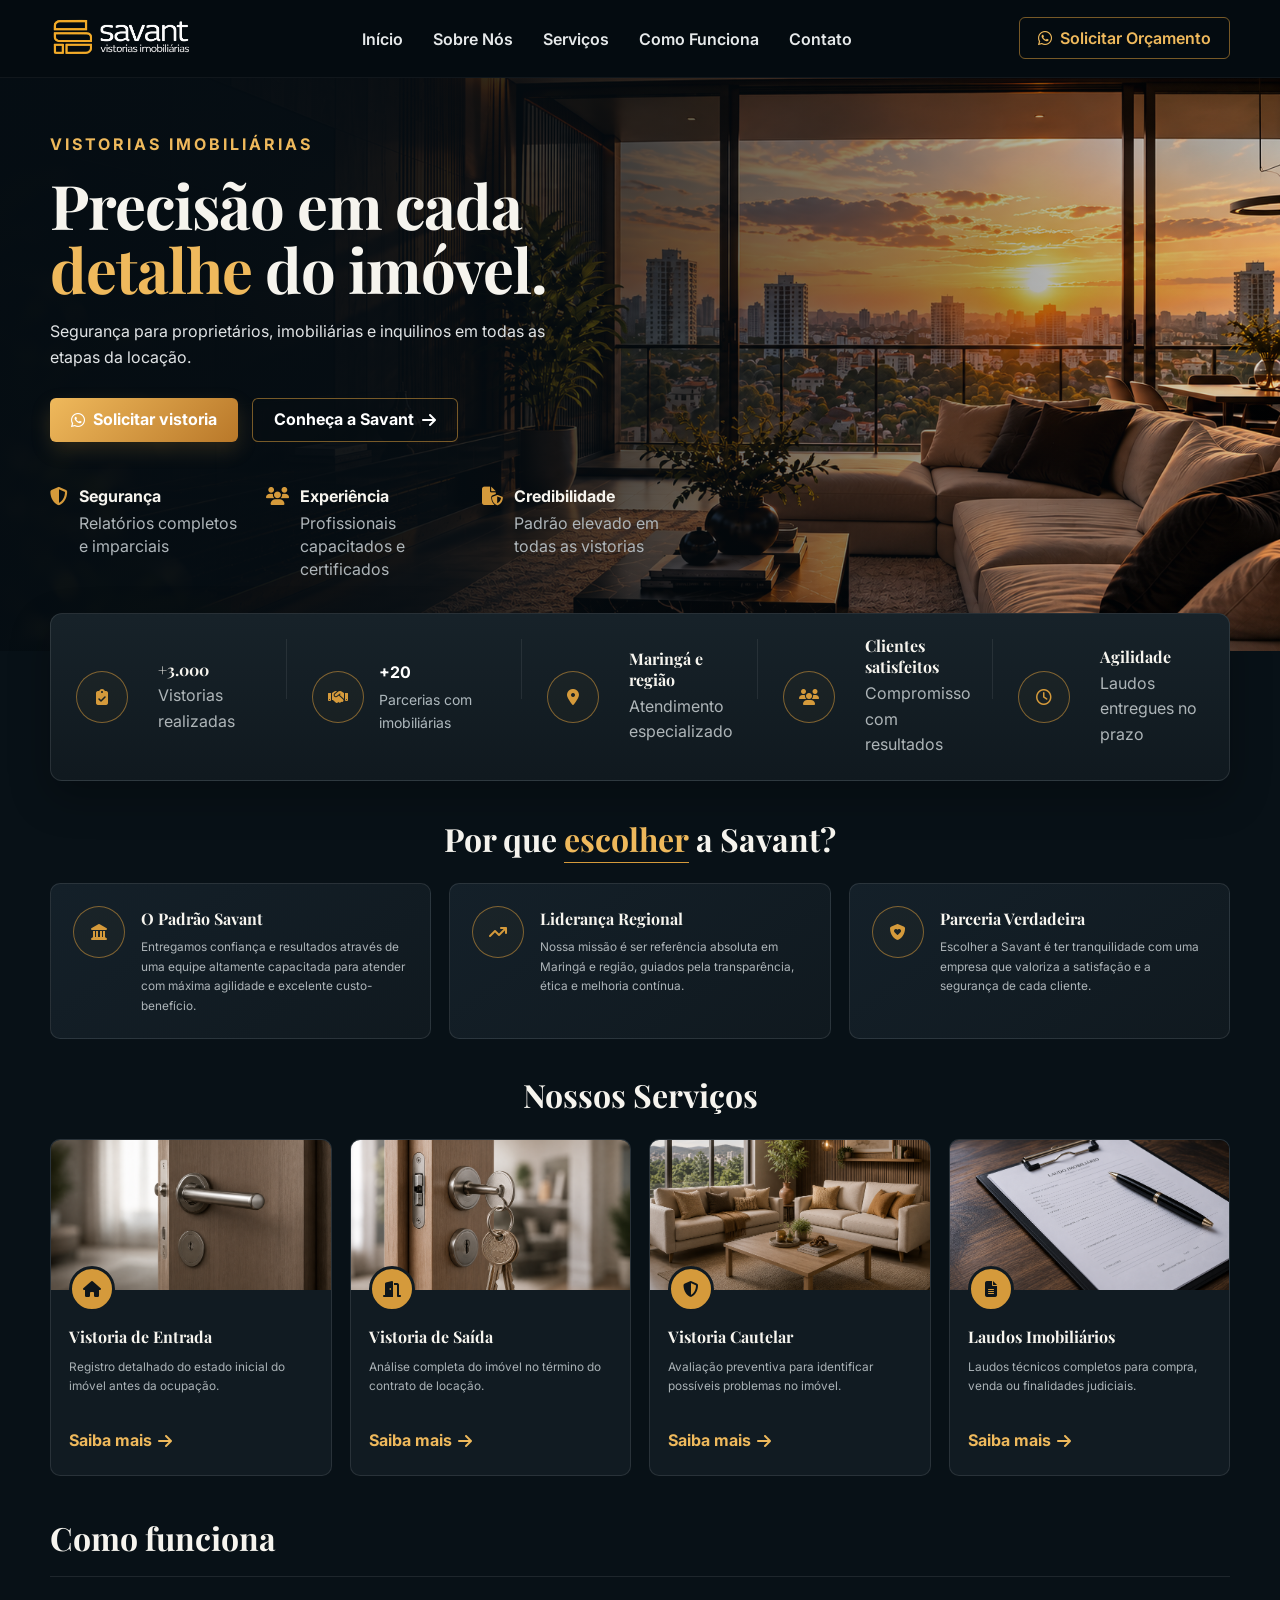
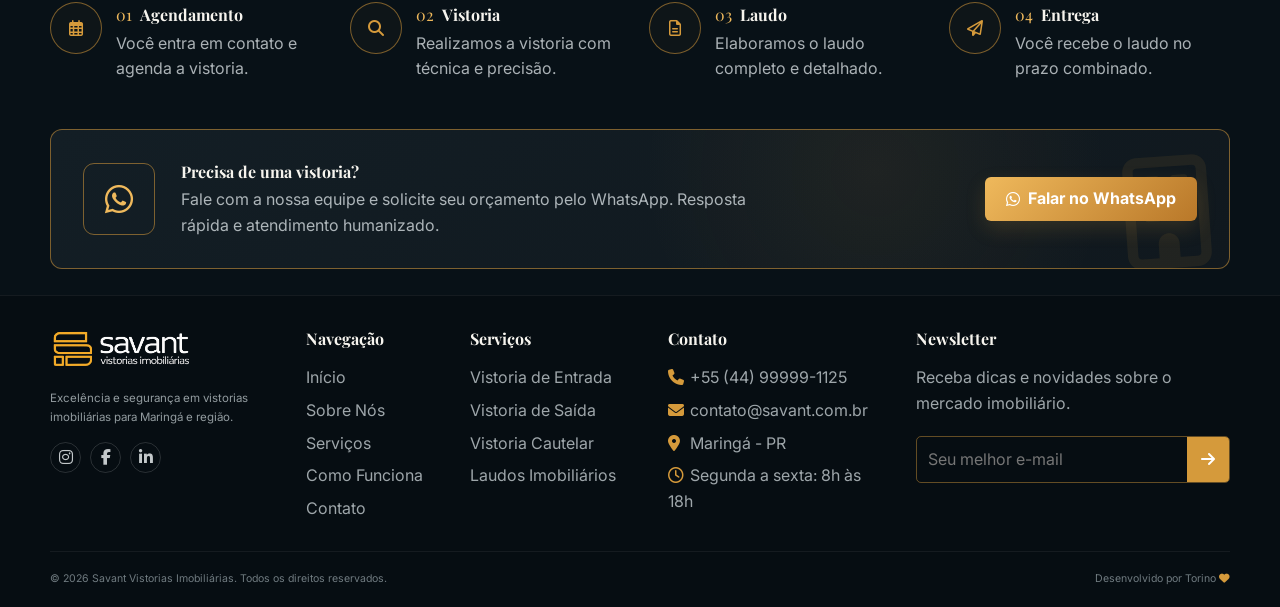
<file: index.html>
<!DOCTYPE html>
<html lang="pt-BR">

<head>
  <meta charset="UTF-8">
  <meta name="viewport" content="width=device-width, initial-scale=1.0">

  <title>Savant | Vistorias Imobiliárias</title>

  <!-- FONTES -->
  <link rel="preconnect" href="https://fonts.googleapis.com">
  <link rel="preconnect" href="https://fonts.gstatic.com" crossorigin>
  <link
    href="https://fonts.googleapis.com/css2?family=Inter:wght@400;500;600;700&family=Playfair+Display:wght@600;700&display=swap"
    rel="stylesheet">

  <!-- ÍCONES -->
  <link rel="stylesheet" href="https://cdnjs.cloudflare.com/ajax/libs/font-awesome/6.6.0/css/all.min.css">

  <link rel="stylesheet" href="style.css">
</head>

<body>

  <!-- ======================================================
       HEADER
       ====================================================== -->
  <header class="header">
    <div class="container header-content">

      <!-- LOGO
           Coloque sua logo em:
           images/logo.png
      -->
      <a href="#inicio" class="logo">
        <img src="./imagem/logo.png" alt="Savant Vistorias Imobiliárias">
      </a>

      <nav class="nav" id="nav">
        <a href="#inicio">Início</a>
        <a href="#sobre">Sobre Nós</a>
        <a href="#servicos">Serviços</a>
        <a href="#como-funciona">Como Funciona</a>
        <a href="#contato">Contato</a>
      </nav>

      <a class="header-button" href="#contato">
        <i class="fa-brands fa-whatsapp"></i>
        Solicitar Orçamento
      </a>

      <button class="menu-button" id="menuButton" aria-label="Abrir menu">
        <i class="fa-solid fa-bars"></i>
      </button>

    </div>
  </header>


  <main>

    <!-- ======================================================
         HERO
         IMAGEM GRANDE:
         images/hero.jpg
         ====================================================== -->
    <section class="hero" id="inicio">

      <!-- Essa tag deixa fácil trocar a imagem -->
      <img class="hero-image" src="./imagem/hero.png" alt="Sala de apartamento moderno">

      <div class="hero-dark"></div>

      <div class="container hero-content">

        <div class="hero-text">

          <span class="subtitle reveal">
            VISTORIAS IMOBILIÁRIAS
          </span>

          <h1 class="reveal">
            Precisão em cada
            <span>detalhe</span> do imóvel.
          </h1>

          <p class="hero-description reveal">
            Segurança para proprietários, imobiliárias e inquilinos
            em todas as etapas da locação.
          </p>

          <div class="hero-buttons reveal">

            <a href="#contato" class="button button-gold">
              <i class="fa-brands fa-whatsapp"></i>
              Solicitar vistoria
            </a>

            <a href="#sobre" class="button button-outline">
              Conheça a Savant
              <i class="fa-solid fa-arrow-right"></i>
            </a>

          </div>

          <div class="hero-benefits" data-reveal-stagger>

            <div class="benefit reveal">
              <i class="fa-solid fa-shield-halved reveal reveal-scale"></i>
              <div>
                <strong>Segurança</strong>
                <span>Relatórios completos e imparciais</span>
              </div>
            </div>

            <div class="benefit reveal">
              <i class="fa-solid fa-users reveal reveal-scale"></i>
              <div>
                <strong>Experiência</strong>
                <span>Profissionais capacitados e certificados</span>
              </div>
            </div>

            <div class="benefit reveal">
              <i class="fa-solid fa-file-shield reveal reveal-scale"></i>
              <div>
                <strong>Credibilidade</strong>
                <span>Padrão elevado em todas as vistorias</span>
              </div>
            </div>

          </div>

        </div>

      </div>
    </section>


    <!-- ======================================================
         NÚMEROS
         ====================================================== -->
    <section class="numbers-section">

      <div class="container">

        <div class="numbers" data-reveal-stagger>

          <article class="number-item reveal">
            <div class="round-icon reveal reveal-scale">
              <i class="fa-solid fa-clipboard-check"></i>
            </div>

            <div>
              <strong>+3.000</strong>
              <span>Vistorias realizadas</span>
            </div>
          </article>

          <div class="stat-item stat-parcerias reveal">
            <div class="stat-icon reveal reveal-scale">
              <i class="fa-solid fa-handshake"></i>
            </div>

            <div class="stat-info">
              <strong>+20</strong>
              <span>Parcerias com imobiliárias</span>
            </div>
          </div>


          <article class="number-item reveal">
            <div class="round-icon reveal reveal-scale">
              <i class="fa-solid fa-location-dot"></i>
            </div>

            <div>
              <strong>Maringá e região</strong>
              <span>Atendimento especializado</span>
            </div>
          </article>

          <article class="number-item reveal">
            <div class="round-icon reveal reveal-scale">
              <i class="fa-solid fa-users"></i>
            </div>

            <div>
              <strong>Clientes satisfeitos</strong>
              <span>Compromisso com resultados</span>
            </div>
          </article>

          <article class="number-item reveal">
            <div class="round-icon reveal reveal-scale">
              <i class="fa-regular fa-clock"></i>
            </div>

            <div>
              <strong>Agilidade</strong>
              <span>Laudos entregues no prazo</span>
            </div>
          </article>

        </div>

      </div>
    </section>


    <!-- ======================================================
         POR QUE ESCOLHER
         ====================================================== -->
    <section class="section" id="sobre">

      <div class="container">

        <div class="section-title reveal">
          <h2>
            Por que <span>escolher</span> a Savant?
          </h2>
        </div>

        <div class="features" data-reveal-stagger>

          <article class="feature-card reveal">

            <div class="round-icon reveal reveal-scale">
              <i class="fa-solid fa-landmark"></i>
            </div>

            <div>
              <h3>O Padrão Savant</h3>
              <p>
                Entregamos confiança e resultados através de uma equipe
                altamente capacitada para atender com máxima agilidade
                e excelente custo-benefício.
              </p>
            </div>

          </article>

          <article class="feature-card reveal">

            <div class="round-icon reveal reveal-scale">
              <i class="fa-solid fa-arrow-trend-up"></i>
            </div>

            <div>
              <h3>Liderança Regional</h3>
              <p>
                Nossa missão é ser referência absoluta em Maringá e região,
                guiados pela transparência, ética e melhoria contínua.
              </p>
            </div>

          </article>

          <article class="feature-card reveal">

            <div class="round-icon reveal reveal-scale">
              <i class="fa-solid fa-shield-heart"></i>
            </div>

            <div>
              <h3>Parceria Verdadeira</h3>
              <p>
                Escolher a Savant é ter tranquilidade com uma empresa que
                valoriza a satisfação e a segurança de cada cliente.
              </p>
            </div>

          </article>

        </div>

      </div>
    </section>


    <!-- ======================================================
         SERVIÇOS
         ====================================================== -->
    <section class="section services-section" id="servicos">

      <div class="container">

        <div class="section-title reveal">
          <h2>Nossos Serviços</h2>
        </div>

        <div class="services" data-reveal-stagger>

          <!-- CARD 1
               IMAGEM:
               images/vistoria-entrada.jpg
          -->
          <article class="service-card reveal">

            <div class="service-image reveal reveal-left">
              <img src="imagem/vistoria-entrada.png" alt="Vistoria de entrada">
            </div>

            <div class="service-content">

              <div class="service-icon reveal reveal-scale">
                <i class="fa-solid fa-house"></i>
              </div>

              <h3>Vistoria de Entrada</h3>

              <p>
                Registro detalhado do estado inicial do imóvel
                antes da ocupação.
              </p>

              <a href="vistoria-entrada/">
                Saiba mais
                <i class="fa-solid fa-arrow-right"></i>
              </a>

            </div>
          </article>


          <!-- CARD 2
               IMAGEM:
               images/vistoria-saida.jpg
          -->
          <article class="service-card reveal">

            <div class="service-image reveal reveal-left">
              <img src="imagem/vistoria-saida.png" alt="Vistoria de saída">
            </div>

            <div class="service-content">

              <div class="service-icon reveal reveal-scale">
                <i class="fa-solid fa-door-open"></i>
              </div>

              <h3>Vistoria de Saída</h3>

              <p>
                Análise completa do imóvel no término
                do contrato de locação.
              </p>

              <a href="vistoria-saida/">
                Saiba mais
                <i class="fa-solid fa-arrow-right"></i>
              </a>

            </div>
          </article>


          <!-- CARD 3
               IMAGEM:
               images/vistoria-cautelar.jpg
          -->
          <article class="service-card reveal">

            <div class="service-image reveal reveal-left">
              <img src="imagem/vistoria-cautelar.png" alt="Vistoria cautelar">
            </div>

            <div class="service-content">

              <div class="service-icon reveal reveal-scale">
                <i class="fa-solid fa-shield-halved"></i>
              </div>

              <h3>Vistoria Cautelar</h3>

              <p>
                Avaliação preventiva para identificar possíveis
                problemas no imóvel.
              </p>

              <a href="vistoria-cautelar/">
                Saiba mais
                <i class="fa-solid fa-arrow-right"></i>
              </a>

            </div>
          </article>


          <!-- CARD 4
               IMAGEM:
               images/laudos.jpg
          -->
          <article class="service-card reveal">

            <div class="service-image reveal reveal-left">
              <img src="imagem/laudos.png" alt="Laudos imobiliários">
            </div>

            <div class="service-content">

              <div class="service-icon reveal reveal-scale">
                <i class="fa-solid fa-file-lines"></i>
              </div>

              <h3>Laudos Imobiliários</h3>

              <p>
                Laudos técnicos completos para compra, venda
                ou finalidades judiciais.
              </p>

              <a href="laudos-imobiliarios/">
                Saiba mais
                <i class="fa-solid fa-arrow-right"></i>
              </a>

            </div>
          </article>

        </div>

      </div>
    </section>


    <!-- ======================================================
         COMO FUNCIONA
         ====================================================== -->
    <section class="section process-section" id="como-funciona">

      <div class="container">

        <div class="process-heading reveal">
          <h2>Como funciona</h2>
        </div>

        <div class="process" data-reveal-stagger>

          <article class="process-item reveal">

            <div class="round-icon reveal reveal-scale">
              <i class="fa-regular fa-calendar-days"></i>
            </div>

            <div>
              <div class="process-title">
                <span>01</span>
                <h3>Agendamento</h3>
              </div>

              <p>
                Você entra em contato
                e agenda a vistoria.
              </p>
            </div>

          </article>


          <article class="process-item reveal">

            <div class="round-icon reveal reveal-scale">
              <i class="fa-solid fa-magnifying-glass"></i>
            </div>

            <div>
              <div class="process-title">
                <span>02</span>
                <h3>Vistoria</h3>
              </div>

              <p>
                Realizamos a vistoria
                com técnica e precisão.
              </p>
            </div>

          </article>


          <article class="process-item reveal">

            <div class="round-icon reveal reveal-scale">
              <i class="fa-regular fa-file-lines"></i>
            </div>

            <div>
              <div class="process-title">
                <span>03</span>
                <h3>Laudo</h3>
              </div>

              <p>
                Elaboramos o laudo
                completo e detalhado.
              </p>
            </div>

          </article>


          <article class="process-item reveal">

            <div class="round-icon reveal reveal-scale">
              <i class="fa-regular fa-paper-plane"></i>
            </div>

            <div>
              <div class="process-title">
                <span>04</span>
                <h3>Entrega</h3>
              </div>

              <p>
                Você recebe o laudo
                no prazo combinado.
              </p>
            </div>

          </article>

        </div>

      </div>
    </section>


    <!-- ======================================================
         CTA
         ====================================================== -->
    <section class="cta-section" id="contato">

      <div class="container">

        <div class="cta">

          <div class="cta-icon reveal reveal-scale">
            <i class="fa-brands fa-whatsapp"></i>
          </div>

          <div class="cta-text reveal">

            <h2>Precisa de uma vistoria?</h2>

            <p>
              Fale com a nossa equipe e solicite seu orçamento
              pelo WhatsApp. Resposta rápida e atendimento humanizado.
            </p>

          </div>

          <!-- TROQUE O NÚMERO DO WHATSAPP -->
          <a class="button button-gold cta-button reveal" href="https://wa.me/5544999999999" target="_blank" rel="noopener">
            <i class="fa-brands fa-whatsapp"></i>
            Falar no WhatsApp
          </a>

          <div class="cta-decoration">
            <i class="fa-regular fa-building"></i>
          </div>

        </div>

      </div>
    </section>

  </main>


  <!-- ======================================================
       FOOTER
       ====================================================== -->
  <footer class="footer" id="blog">

    <div class="container footer-grid" data-reveal-stagger>

      <div class="footer-about reveal">

        <!-- LOGO DO RODAPÉ
             Pode usar a mesma:
             images/logo.png
        -->
        <a href="#inicio" class="footer-logo">
          <img src="imagem/logo.png" alt="Savant Vistorias Imobiliárias">
        </a>

        <p>
          Excelência e segurança em vistorias imobiliárias
          para Maringá e região.
        </p>

        <div class="socials">
          <a href="#" aria-label="Instagram">
            <i class="fa-brands fa-instagram"></i>
          </a>

          <a href="#" aria-label="Facebook">
            <i class="fa-brands fa-facebook-f"></i>
          </a>

          <a href="#" aria-label="LinkedIn">
            <i class="fa-brands fa-linkedin-in"></i>
          </a>
        </div>

      </div>


      <div class="footer-column reveal">

        <h3>Navegação</h3>

        <a href="#inicio">Início</a>
        <a href="#sobre">Sobre Nós</a>
        <a href="#servicos">Serviços</a>
        <a href="#como-funciona">Como Funciona</a>
        <a href="#contato">Contato</a>

      </div>


      <div class="footer-column reveal">

        <h3>Serviços</h3>

        <a href="vistoria-entrada/">Vistoria de Entrada</a>
        <a href="vistoria-saida/">Vistoria de Saída</a>
        <a href="vistoria-cautelar/">Vistoria Cautelar</a>
        <a href="laudos-imobiliarios/">Laudos Imobiliários</a>

      </div>


      <div class="footer-column reveal">

        <h3>Contato</h3>

        <p>
          <i class="fa-solid fa-phone"></i>
          +55 (44) 99999-1125
        </p>

        <p>
          <i class="fa-solid fa-envelope"></i>
          contato@savant.com.br
        </p>

        <p>
          <i class="fa-solid fa-location-dot"></i>
          Maringá - PR
        </p>

        <p>
          <i class="fa-regular fa-clock"></i>
          Segunda a sexta: 8h às 18h
        </p>

      </div>


      <div class="footer-column newsletter reveal">

        <h3>Newsletter</h3>

        <p>
          Receba dicas e novidades
          sobre o mercado imobiliário.
        </p>

        <form>
          <input type="email" placeholder="Seu melhor e-mail">
          <button type="submit" aria-label="Enviar">
            <i class="fa-solid fa-arrow-right"></i>
          </button>
        </form>

      </div>

    </div>


    <div class="container footer-bottom reveal">

      <span>
        © 2026 Savant Vistorias Imobiliárias.
        Todos os direitos reservados.
      </span>

      <span>
        Desenvolvido por Torino 
        <i class="fa-solid fa-heart"></i>
      </span>

    </div>

  </footer>


  <script>

    const menuButton = document.getElementById("menuButton");
    const nav = document.getElementById("nav");

    menuButton.addEventListener("click", () => {
      nav.classList.toggle("open");
    });

    document.querySelectorAll(".nav a").forEach(link => {
      link.addEventListener("click", () => {
        nav.classList.remove("open");
      });
    });

    const revealElements = document.querySelectorAll(".reveal");
    const prefersReducedMotion = window.matchMedia("(prefers-reduced-motion: reduce)").matches;

    if (!prefersReducedMotion && "IntersectionObserver" in window) {
      document.querySelectorAll("[data-reveal-stagger]").forEach(group => {
        Array.from(group.children).forEach((element, index) => {
          if (element.classList.contains("reveal")) {
            element.style.setProperty("--reveal-delay", `${index * 130}ms`);
          }
        });
      });

      const revealObserver = new IntersectionObserver((entries, observer) => {
        entries.forEach(entry => {
          if (!entry.isIntersecting) return;

          const element = entry.target;
          element.classList.add("is-visible");
          observer.unobserve(element);

          element.addEventListener("transitionend", event => {
            if (event.target !== element || event.propertyName !== "opacity") return;

            element.classList.remove("reveal", "reveal-left", "reveal-right", "reveal-scale", "is-visible");
            element.style.removeProperty("--reveal-delay");
          });
        });
      }, {
        threshold: 0.12,
        rootMargin: "0px 0px -24px 0px"
      });

      revealElements.forEach(element => revealObserver.observe(element));
      document.body.classList.add("has-reveal-animations");
    } else {
      revealElements.forEach(element => {
        element.classList.add("is-visible");
      });
    }

  </script>

</body>

</html>
</file>
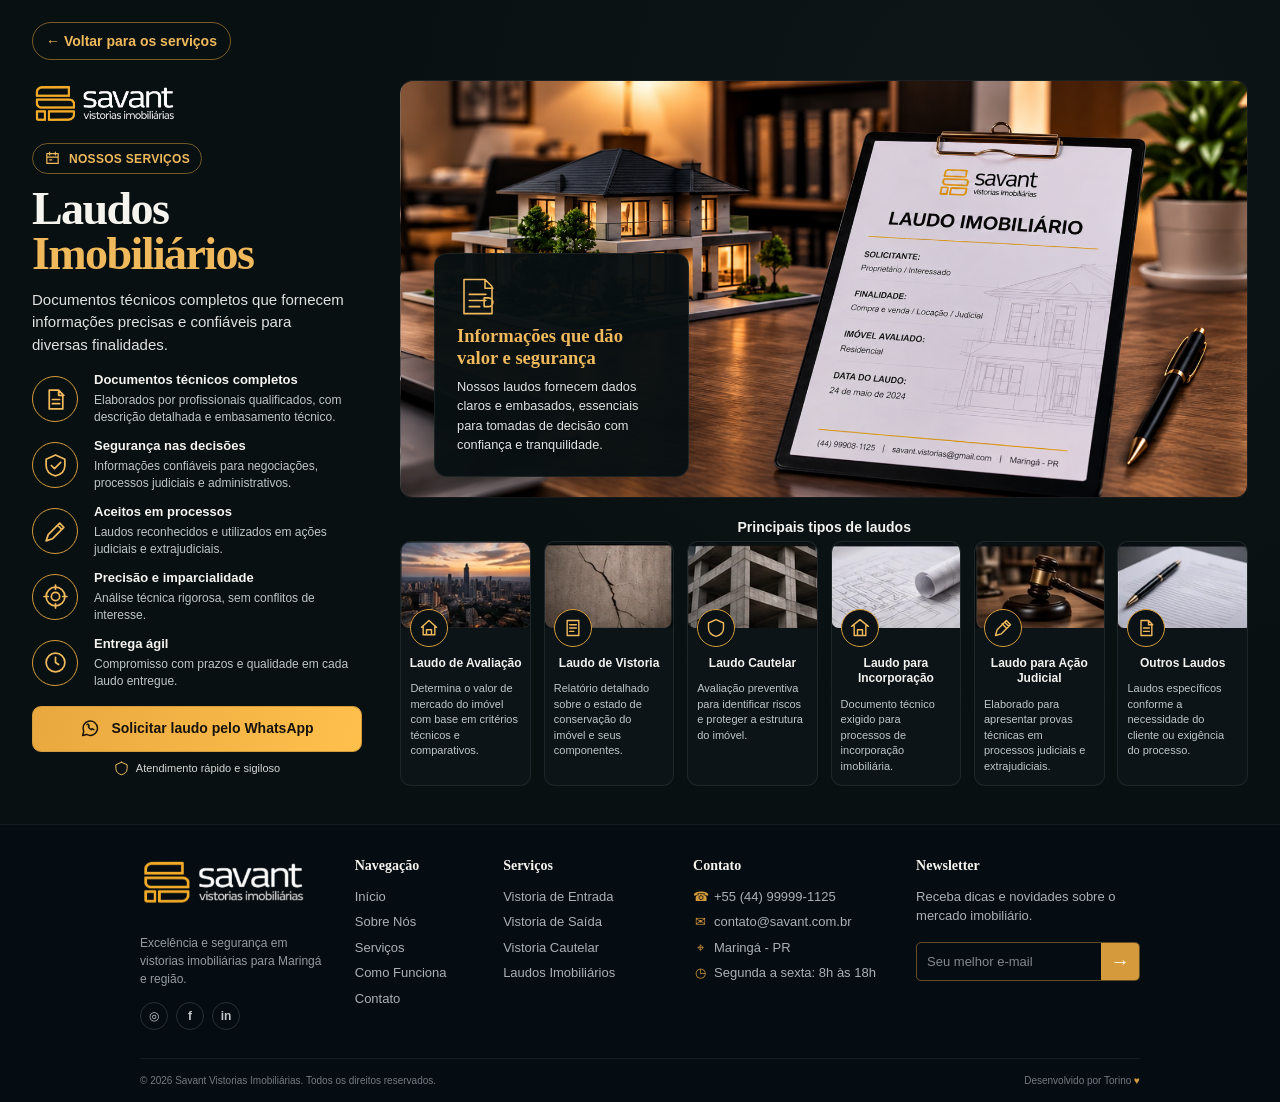
<file: laudos-imobiliarios/index.html>
<!DOCTYPE html>
<html lang="pt-BR">
<head>
  <meta charset="UTF-8">
  <meta name="viewport" content="width=device-width, initial-scale=1.0">
  <meta name="description" content="Savant Vistorias Imobiliárias - Laudos Imobiliários">
  <title>Savant | Laudos Imobiliários</title>
  <link rel="stylesheet" href="../service-page.css">
  <link rel="stylesheet" href="../footer.css">
</head>
<body>
  <div class="page-shell">
    <a class="back-home" href="../index.html#servicos">← Voltar para os serviços</a>
    <main class="page-grid" aria-label="Savant - Laudos Imobiliários" data-whatsapp-message="Olá! Gostaria de solicitar um laudo imobiliário." style="--art-url: url('laudos-imobiliarios/assets/laudos-imobiliarios.webp'); --hero-size: 143% 193%; --hero-position: 93.5% 10.5%; --hero-ratio: 2.03; --gallery-count: 6;">
      <section class="service-copy" role="region" aria-labelledby="page-title">
        <a class="brand" href="../index.html#inicio" aria-label="Savant Vistorias Imobiliárias - início"><img src="../imagem/logo.png" alt="Savant Vistorias Imobiliárias"></a>
        <a class="services-link" href="../index.html#servicos"><svg aria-hidden="true" viewBox="0 0 24 24"><path d="M4 5h16v14H4zM8 3v4m8-4v4M4 10h16M8 14h3"/></svg>Nossos serviços</a>
        <h1 id="page-title">Laudos <span>Imobiliários</span></h1>
        <p class="service-description">Documentos técnicos completos que fornecem informações precisas e confiáveis para diversas finalidades.</p>

        <ul class="benefits">
          <li class="benefit reveal"><span class="benefit__icon"><svg aria-hidden="true" viewBox="0 0 24 24"><path d="M6 3h9l4 4v14H6zM15 3v5h5M9 12h7m-7 4h7"/></svg></span><span><strong>Documentos técnicos completos</strong><small>Elaborados por profissionais qualificados, com descrição detalhada e embasamento técnico.</small></span></li>
          <li class="benefit reveal"><span class="benefit__icon"><svg aria-hidden="true" viewBox="0 0 24 24"><path d="m12 2 9 4v6c0 5.5-3.8 8.6-9 10-5.2-1.4-9-4.5-9-10V6l9-4Zm-4 10 3 3 6-6"/></svg></span><span><strong>Segurança nas decisões</strong><small>Informações confiáveis para negociações, processos judiciais e administrativos.</small></span></li>
          <li class="benefit reveal"><span class="benefit__icon"><svg aria-hidden="true" viewBox="0 0 24 24"><path d="m14 6 4 4M3 21l6-2 11-11-4-4L5 15l-2 6Z"/></svg></span><span><strong>Aceitos em processos</strong><small>Laudos reconhecidos e utilizados em ações judiciais e extrajudiciais.</small></span></li>
          <li class="benefit reveal"><span class="benefit__icon"><svg aria-hidden="true" viewBox="0 0 24 24"><circle cx="12" cy="12" r="9"/><circle cx="12" cy="12" r="4"/><path d="M12 1v4m0 14v4M1 12h4m14 0h4"/></svg></span><span><strong>Precisão e imparcialidade</strong><small>Análise técnica rigorosa, sem conflitos de interesse.</small></span></li>
          <li class="benefit reveal"><span class="benefit__icon"><svg aria-hidden="true" viewBox="0 0 24 24"><circle cx="12" cy="12" r="9"/><path d="M12 7v5l3 2"/></svg></span><span><strong>Entrega ágil</strong><small>Compromisso com prazos e qualidade em cada laudo entregue.</small></span></li>
        </ul>

        <section class="conversion" aria-label="Solicitar laudo">
          <div class="contact-actions"><a class="whatsapp-button" id="whatsapp" href="#" target="_blank" rel="noopener" aria-label="Solicitar laudo pelo WhatsApp"><svg aria-hidden="true" viewBox="0 0 24 24"><path d="M20 11.5a8.3 8.3 0 0 1-12.3 7.3L3 20l1.3-4.5A8.3 8.3 0 1 1 20 11.5Z"/><path d="M8 7.5c.3-.5.6-.5.9-.5h.5l1 2.3-.8 1c.7 1.4 1.8 2.4 3.2 3l.9-1 2.2 1"/></svg>Solicitar laudo pelo WhatsApp</a><p class="response-note"><svg aria-hidden="true" viewBox="0 0 24 24"><path d="m12 2 9 4v6c0 5.5-3.8 8.6-9 10-5.2-1.4-9-4.5-9-10V6l9-4Z"/></svg>Atendimento rápido e sigiloso</p></div>
        </section>
      </section>

      <section class="hero reveal" aria-label="Informações que dão valor e segurança">
        <div class="hero-photo" role="img" aria-label="Laudo imobiliário em ambiente profissional"><img src="assets/laudo-imobiliario-hero.png" alt=""></div>
        <div class="feature-card"><svg aria-hidden="true" viewBox="0 0 48 48"><path d="M8 4h24l8 8v31H8zM32 4v10h9M14 21h19M14 28h19M14 35h12M31 35h5a5 5 0 0 0 0-10h-5v10Z"/></svg><h2>Informações que dão valor e segurança</h2><p>Nossos laudos fornecem dados claros e embasados, essenciais para tomadas de decisão com confiança e tranquilidade.</p></div>
      </section>

      <section class="gallery" aria-label="Principais tipos de laudos">
        <h2 class="gallery-heading">Principais tipos de laudos</h2>
        <article class="gallery-card reveal"><div class="gallery-photo" role="img" aria-label="Vista de imóveis na cidade" style="--crop-size: 960% 948%; --crop-position: 31.8% 85.3%; --photo-ratio: 1.49; --mobile-photo-ratio: 1.49;"></div><span class="gallery-card__icon" aria-hidden="true"><svg viewBox="0 0 24 24"><path d="m3 11 9-8 9 8M5 10v10h14V10M9 20v-6h6v6"/></svg></span><h2>Laudo de Avaliação</h2><p>Determina o valor de mercado do imóvel com base em critérios técnicos e comparativos.</p></article>
        <article class="gallery-card reveal"><div class="gallery-photo" role="img" aria-label="Parede de imóvel inspecionada" style="--crop-size: 960% 948%; --crop-position: 44.4% 85.3%; --photo-ratio: 1.49; --mobile-photo-ratio: 1.49;"></div><span class="gallery-card__icon" aria-hidden="true"><svg viewBox="0 0 24 24"><path d="M5 3h14v18H5zM8 8h8m-8 4h8m-8 4h5"/></svg></span><h2>Laudo de Vistoria</h2><p>Relatório detalhado sobre o estado de conservação do imóvel e seus componentes.</p></article>
        <article class="gallery-card reveal"><div class="gallery-photo" role="img" aria-label="Estrutura de edifício em construção" style="--crop-size: 960% 948%; --crop-position: 56.7% 85.3%; --photo-ratio: 1.49; --mobile-photo-ratio: 1.49;"></div><span class="gallery-card__icon" aria-hidden="true"><svg viewBox="0 0 24 24"><path d="m12 2 9 4v6c0 5.5-3.8 8.6-9 10-5.2-1.4-9-4.5-9-10V6l9-4Z"/></svg></span><h2>Laudo Cautelar</h2><p>Avaliação preventiva para identificar riscos e proteger a estrutura do imóvel.</p></article>
        <article class="gallery-card reveal"><div class="gallery-photo" role="img" aria-label="Projeto arquitetônico imobiliário" style="--crop-size: 960% 948%; --crop-position: 70.1% 85.3%; --photo-ratio: 1.49; --mobile-photo-ratio: 1.49;"></div><span class="gallery-card__icon" aria-hidden="true"><svg viewBox="0 0 24 24"><path d="m2 10 10-8 10 8M5 9v12h14V9M9 21v-7h6v7"/></svg></span><h2>Laudo para Incorporação</h2><p>Documento técnico exigido para processos de incorporação imobiliária.</p></article>
        <article class="gallery-card reveal"><div class="gallery-photo" role="img" aria-label="Martelo de juiz para ação judicial" style="--crop-size: 960% 948%; --crop-position: 83.2% 85.3%; --photo-ratio: 1.49; --mobile-photo-ratio: 1.49;"></div><span class="gallery-card__icon" aria-hidden="true"><svg viewBox="0 0 24 24"><path d="m14 5 5 5M3 21l7-2L21 8l-5-5L5 14l-2 7Zm8-14 5 5"/></svg></span><h2>Laudo para Ação Judicial</h2><p>Elaborado para apresentar provas técnicas em processos judiciais e extrajudiciais.</p></article>
        <article class="gallery-card reveal"><div class="gallery-photo" role="img" aria-label="Documento técnico com caneta" style="--crop-size: 960% 948%; --crop-position: 96.8% 85.3%; --photo-ratio: 1.49; --mobile-photo-ratio: 1.49;"></div><span class="gallery-card__icon" aria-hidden="true"><svg viewBox="0 0 24 24"><path d="M6 3h9l4 4v14H6zM15 3v5h5M9 12h7m-7 4h7"/></svg></span><h2>Outros Laudos</h2><p>Laudos específicos conforme a necessidade do cliente ou exigência do processo.</p></article>
      </section>
    </main>
  </div>

  <footer class="site-footer">
    <div class="site-footer__inner">
      <div class="site-footer__grid">
        <div class="site-footer__about">
          <a class="site-footer__brand" href="../index.html#inicio" aria-label="Savant Vistorias Imobiliárias - início">
            <img src="../imagem/logo.png" alt="Savant Vistorias Imobiliárias">
          </a>
          <p>Excelência e segurança em vistorias imobiliárias para Maringá e região.</p>
          <div class="site-footer__socials" aria-label="Redes sociais">
            <a href="#" aria-label="Instagram">◎</a>
            <a href="#" aria-label="Facebook">f</a>
            <a href="#" aria-label="LinkedIn">in</a>
          </div>
        </div>
        <nav class="site-footer__column" aria-label="Navegação do rodapé">
          <h2>Navegação</h2>
          <a href="../index.html#inicio">Início</a>
          <a href="../index.html#sobre">Sobre Nós</a>
          <a href="../index.html#servicos">Serviços</a>
          <a href="../index.html#como-funciona">Como Funciona</a>
          <a href="../index.html#contato">Contato</a>
        </nav>
        <nav class="site-footer__column" aria-label="Serviços">
          <h2>Serviços</h2>
          <a href="../vistoria-entrada/">Vistoria de Entrada</a>
          <a href="../vistoria-saida/">Vistoria de Saída</a>
          <a href="../vistoria-cautelar/">Vistoria Cautelar</a>
          <a href="../laudos-imobiliarios/">Laudos Imobiliários</a>
        </nav>
        <div class="site-footer__column site-footer__contact">
          <h2>Contato</h2>
          <p><span class="site-footer__contact-icon" aria-hidden="true">☎</span><a href="tel:+5544999991125">+55 (44) 99999-1125</a></p>
          <p><span class="site-footer__contact-icon" aria-hidden="true">✉</span><a href="mailto:contato@savant.com.br">contato@savant.com.br</a></p>
          <p><span class="site-footer__contact-icon" aria-hidden="true">⌖</span>Maringá - PR</p>
          <p><span class="site-footer__contact-icon" aria-hidden="true">◷</span>Segunda a sexta: 8h às 18h</p>
        </div>
        <div class="site-footer__column site-footer__newsletter">
          <h2>Newsletter</h2>
          <p>Receba dicas e novidades sobre o mercado imobiliário.</p>
          <form class="site-footer__form" action="mailto:contato@savant.com.br" method="post" enctype="text/plain">
            <input type="email" name="email" placeholder="Seu melhor e-mail" aria-label="Seu melhor e-mail" required>
            <button type="submit" aria-label="Enviar e-mail">→</button>
          </form>
        </div>
      </div>
      <div class="site-footer__bottom">
        <p>© 2026 Savant Vistorias Imobiliárias. Todos os direitos reservados.</p>
        <p>Desenvolvido por Torino <span class="site-footer__heart" aria-label="amor">♥</span></p>
      </div>
    </div>
  </footer>
  <script src="../service-page.js"></script>
</body>
</html>
</file>
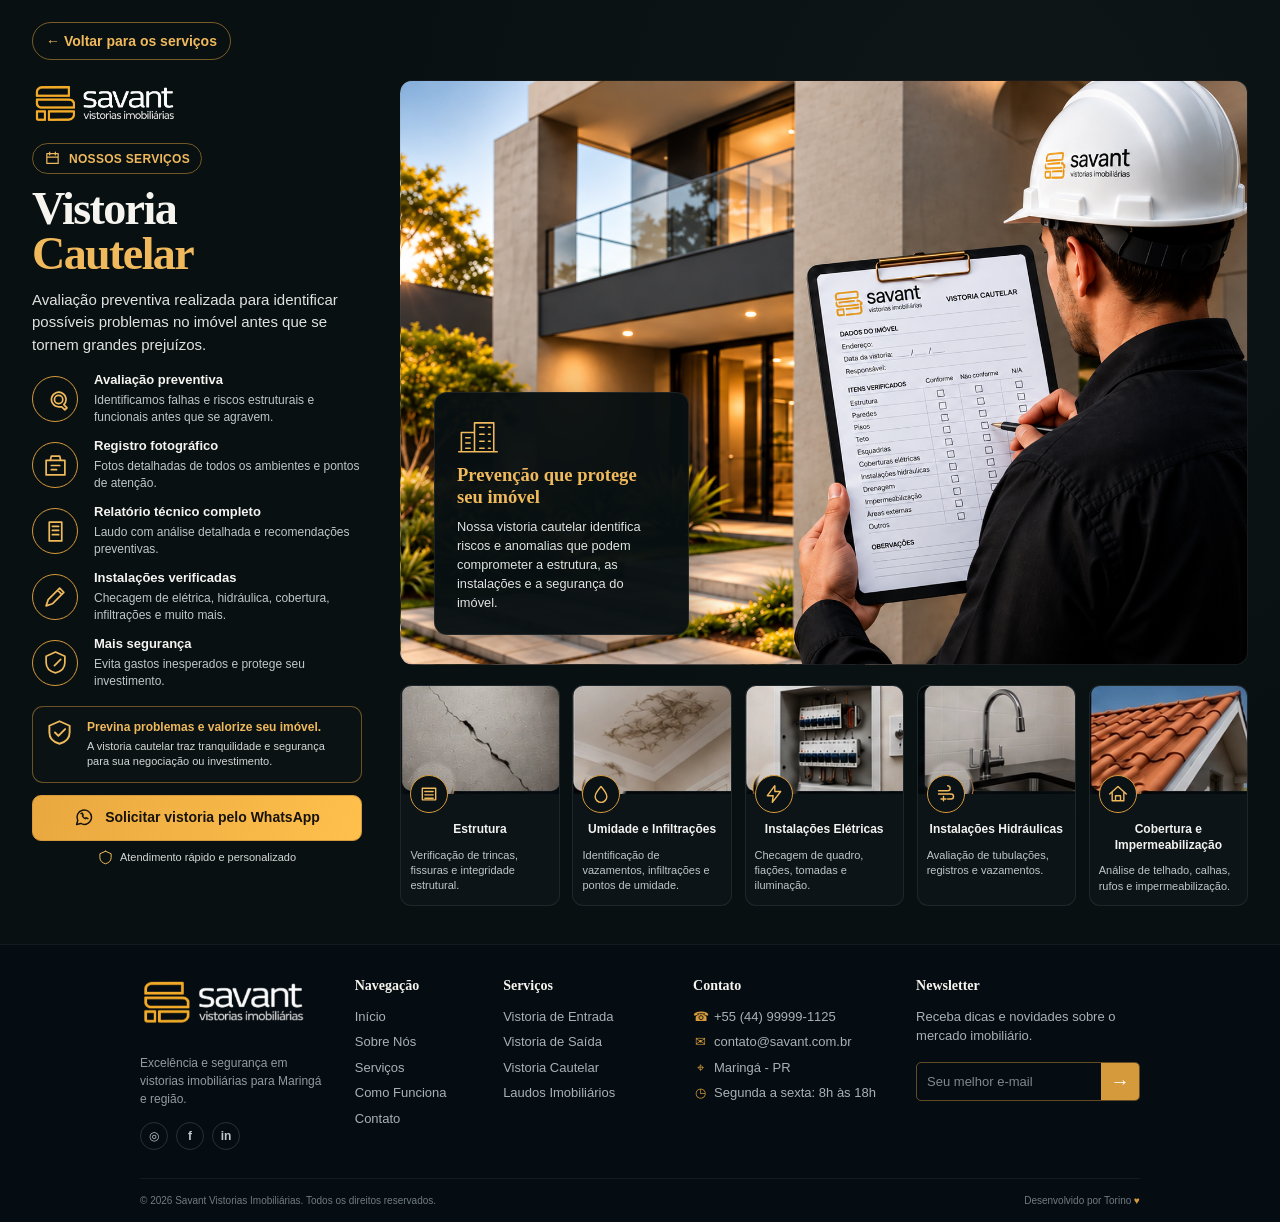
<file: vistoria-cautelar/index.html>
<!DOCTYPE html>
<html lang="pt-BR">
<head>
  <meta charset="UTF-8">
  <meta name="viewport" content="width=device-width, initial-scale=1.0">
  <meta name="description" content="Savant Vistorias Imobiliárias - Vistoria Cautelar">
  <title>Savant | Vistoria Cautelar</title>
  <link rel="stylesheet" href="../service-page.css">
  <link rel="stylesheet" href="../footer.css">
</head>
<body>
  <div class="page-shell">
    <a class="back-home" href="../index.html#servicos">← Voltar para os serviços</a>
    <main class="page-grid page-grid--cautelar" aria-label="Savant - Vistoria Cautelar" data-whatsapp-message="Olá! Gostaria de solicitar uma vistoria cautelar." style="--art-url: url('vistoria-cautelar/assets/vistoria-cautelar.webp'); --hero-size: 150% 145%; --hero-position: 94% 12%; --hero-ratio: 1.45; --gallery-count: 5;">
      <section class="service-copy" role="region" aria-labelledby="page-title">
        <a class="brand" href="../index.html#inicio" aria-label="Savant Vistorias Imobiliárias - início"><img src="../imagem/logo.png" alt="Savant Vistorias Imobiliárias"></a>
        <a class="services-link" href="../index.html#servicos"><svg aria-hidden="true" viewBox="0 0 24 24"><path d="M4 5h16v14H4zM8 3v4m8-4v4M4 10h16"/></svg>Nossos serviços</a>
        <h1 id="page-title">Vistoria <span>Cautelar</span></h1>
        <p class="service-description">Avaliação preventiva realizada para identificar possíveis problemas no imóvel antes que se tornem grandes prejuízos.</p>

        <ul class="benefits">
          <li class="benefit reveal"><span class="benefit__icon"><svg aria-hidden="true" viewBox="0 0 24 24"><path d="M15 19a7 7 0 1 1 5-2l3 3-2 2-3-3a7 7 0 0 1-3 0Zm0-3a4 4 0 1 0 0-8 4 4 0 0 0 0 8Z"/></svg></span><span><strong>Avaliação preventiva</strong><small>Identificamos falhas e riscos estruturais e funcionais antes que se agravem.</small></span></li>
          <li class="benefit reveal"><span class="benefit__icon"><svg aria-hidden="true" viewBox="0 0 24 24"><path d="M3 7h18v14H3zM7 7l1-4h8l1 4M8 12h8m-8 4h5"/></svg></span><span><strong>Registro fotográfico</strong><small>Fotos detalhadas de todos os ambientes e pontos de atenção.</small></span></li>
          <li class="benefit reveal"><span class="benefit__icon"><svg aria-hidden="true" viewBox="0 0 24 24"><path d="M6 3h12v18H6zM9 7h6M9 11h6M9 15h6"/></svg></span><span><strong>Relatório técnico completo</strong><small>Laudo com análise detalhada e recomendações preventivas.</small></span></li>
          <li class="benefit reveal"><span class="benefit__icon"><svg aria-hidden="true" viewBox="0 0 24 24"><path d="m14 6 4 4M3 21l6-2 11-11-4-4L5 15l-2 6Z"/></svg></span><span><strong>Instalações verificadas</strong><small>Checagem de elétrica, hidráulica, cobertura, infiltrações e muito mais.</small></span></li>
          <li class="benefit reveal"><span class="benefit__icon"><svg aria-hidden="true" viewBox="0 0 24 24"><path d="m12 2 9 4v6c0 5.5-3.8 8.6-9 10-5.2-1.4-9-4.5-9-10V6l9-4Zm-1 13 6-6"/></svg></span><span><strong>Mais segurança</strong><small>Evita gastos inesperados e protege seu investimento.</small></span></li>
        </ul>

        <section class="conversion" aria-label="Solicitar vistoria">
          <div class="assurance-card reveal"><span class="assurance-card__icon" aria-hidden="true"><svg viewBox="0 0 24 24"><path d="m12 2 9 4v6c0 5.5-3.8 8.6-9 10-5.2-1.4-9-4.5-9-10V6l9-4Zm-4 10 3 3 6-6"/></svg></span><span><strong>Previna problemas e valorize seu imóvel.</strong><small>A vistoria cautelar traz tranquilidade e segurança para sua negociação ou investimento.</small></span></div>
          <div class="contact-actions"><a class="whatsapp-button" id="whatsapp" href="#" target="_blank" rel="noopener" aria-label="Solicitar vistoria cautelar pelo WhatsApp"><svg aria-hidden="true" viewBox="0 0 24 24"><path d="M20 11.5a8.3 8.3 0 0 1-12.3 7.3L3 20l1.3-4.5A8.3 8.3 0 1 1 20 11.5Z"/><path d="M8 7.5c.3-.5.6-.5.9-.5h.5l1 2.3-.8 1c.7 1.4 1.8 2.4 3.2 3l.9-1 2.2 1"/></svg>Solicitar vistoria pelo WhatsApp</a><p class="response-note"><svg aria-hidden="true" viewBox="0 0 24 24"><path d="m12 2 9 4v6c0 5.5-3.8 8.6-9 10-5.2-1.4-9-4.5-9-10V6l9-4Z"/></svg>Atendimento rápido e personalizado</p></div>
        </section>
      </section>

      <section class="hero reveal" aria-label="Prevenção que protege seu imóvel">
        <div class="hero-photo" role="img" aria-label="Imóvel residencial avaliado por vistoriador"><img src="../print/Vistoria de Imóvel ao Entardecer.png" alt=""></div>
        <div class="feature-card"><svg aria-hidden="true" viewBox="0 0 48 48"><path d="M5 42V20h15v22M20 42V9h22v33M2 42h44M10 26h5m-5 6h5m-5 6h5m11-24h5m5 0h2m-12 8h5m5 0h2m-12 8h5m5 0h2m-12 8h5m5 0h2"/></svg><h2>Prevenção que protege seu imóvel</h2><p>Nossa vistoria cautelar identifica riscos e anomalias que podem comprometer a estrutura, as instalações e a segurança do imóvel.</p></div>
      </section>

      <section class="gallery" aria-label="Itens verificados na vistoria cautelar">
        <article class="gallery-card reveal"><div class="gallery-photo" role="img" aria-label="Trinca em estrutura" style="--crop-size: 847% 806%; --crop-position: 35.4% 84.8%; --photo-ratio: 1.45; --mobile-photo-ratio: 1.45;"></div><span class="gallery-card__icon" aria-hidden="true"><svg viewBox="0 0 24 24"><path d="M4 5h16v14H4zM7 9h10M7 13h10M7 17h10"/></svg></span><h2>Estrutura</h2><p>Verificação de trincas, fissuras e integridade estrutural.</p></article>
        <article class="gallery-card reveal"><div class="gallery-photo" role="img" aria-label="Mancha de umidade no teto" style="--crop-size: 847% 806%; --crop-position: 49.9% 84.8%; --photo-ratio: 1.45; --mobile-photo-ratio: 1.45;"></div><span class="gallery-card__icon" aria-hidden="true"><svg viewBox="0 0 24 24"><path d="M12 3s7 8 7 12a7 7 0 0 1-14 0c0-4 7-12 7-12Z"/></svg></span><h2>Umidade e Infiltrações</h2><p>Identificação de vazamentos, infiltrações e pontos de umidade.</p></article>
        <article class="gallery-card reveal"><div class="gallery-photo" role="img" aria-label="Quadro de instalações elétricas" style="--crop-size: 847% 806%; --crop-position: 65.2% 84.8%; --photo-ratio: 1.45; --mobile-photo-ratio: 1.45;"></div><span class="gallery-card__icon" aria-hidden="true"><svg viewBox="0 0 24 24"><path d="m13 2-9 12h7l-1 8 10-13h-7z"/></svg></span><h2>Instalações Elétricas</h2><p>Checagem de quadro, fiações, tomadas e iluminação.</p></article>
        <article class="gallery-card reveal"><div class="gallery-photo" role="img" aria-label="Instalação hidráulica de cozinha" style="--crop-size: 847% 806%; --crop-position: 80.2% 84.8%; --photo-ratio: 1.45; --mobile-photo-ratio: 1.45;"></div><span class="gallery-card__icon" aria-hidden="true"><svg viewBox="0 0 24 24"><path d="M3 8h11a3 3 0 0 0 0-6M3 12h15a3 3 0 0 1 0 6h-4m-5-3v5m-3-2h6"/></svg></span><h2>Instalações Hidráulicas</h2><p>Avaliação de tubulações, registros e vazamentos.</p></article>
        <article class="gallery-card reveal"><div class="gallery-photo" role="img" aria-label="Telhado e cobertura da residência" style="--crop-size: 847% 806%; --crop-position: 95.9% 84.8%; --photo-ratio: 1.45; --mobile-photo-ratio: 1.45;"></div><span class="gallery-card__icon" aria-hidden="true"><svg viewBox="0 0 24 24"><path d="m2 12 10-9 10 9M5 10v10h14V10M9 20v-6h6v6"/></svg></span><h2>Cobertura e Impermeabilização</h2><p>Análise de telhado, calhas, rufos e impermeabilização.</p></article>
      </section>
    </main>
  </div>

  <footer class="site-footer">
    <div class="site-footer__inner">
      <div class="site-footer__grid">
        <div class="site-footer__about">
          <a class="site-footer__brand" href="../index.html#inicio" aria-label="Savant Vistorias Imobiliárias - início">
            <img src="../imagem/logo.png" alt="Savant Vistorias Imobiliárias">
          </a>
          <p>Excelência e segurança em vistorias imobiliárias para Maringá e região.</p>
          <div class="site-footer__socials" aria-label="Redes sociais">
            <a href="#" aria-label="Instagram">◎</a><a href="#" aria-label="Facebook">f</a><a href="#" aria-label="LinkedIn">in</a>
          </div>
        </div>
        <nav class="site-footer__column" aria-label="Navegação do rodapé">
          <h2>Navegação</h2>
          <a href="../index.html#inicio">Início</a><a href="../index.html#sobre">Sobre Nós</a><a href="../index.html#servicos">Serviços</a><a href="../index.html#como-funciona">Como Funciona</a><a href="../index.html#contato">Contato</a>
        </nav>
        <nav class="site-footer__column" aria-label="Serviços">
          <h2>Serviços</h2>
          <a href="../vistoria-entrada/">Vistoria de Entrada</a><a href="../vistoria-saida/">Vistoria de Saída</a><a href="../vistoria-cautelar/">Vistoria Cautelar</a><a href="../laudos-imobiliarios/">Laudos Imobiliários</a>
        </nav>
        <div class="site-footer__column site-footer__contact">
          <h2>Contato</h2>
          <p><span class="site-footer__contact-icon" aria-hidden="true">☎</span><a href="tel:+5544999991125">+55 (44) 99999-1125</a></p>
          <p><span class="site-footer__contact-icon" aria-hidden="true">✉</span><a href="mailto:contato@savant.com.br">contato@savant.com.br</a></p>
          <p><span class="site-footer__contact-icon" aria-hidden="true">⌖</span>Maringá - PR</p>
          <p><span class="site-footer__contact-icon" aria-hidden="true">◷</span>Segunda a sexta: 8h às 18h</p>
        </div>
        <div class="site-footer__column site-footer__newsletter">
          <h2>Newsletter</h2><p>Receba dicas e novidades sobre o mercado imobiliário.</p>
          <form class="site-footer__form" action="mailto:contato@savant.com.br" method="post" enctype="text/plain">
            <input type="email" name="email" placeholder="Seu melhor e-mail" aria-label="Seu melhor e-mail" required>
            <button type="submit" aria-label="Enviar e-mail">→</button>
          </form>
        </div>
      </div>
      <div class="site-footer__bottom">
        <p>© 2026 Savant Vistorias Imobiliárias. Todos os direitos reservados.</p>
        <p>Desenvolvido por Torino <span class="site-footer__heart" aria-label="amor">♥</span></p>
      </div>
    </div>
  </footer>

  <script src="../service-page.js"></script>
</body>
</html>
</file>
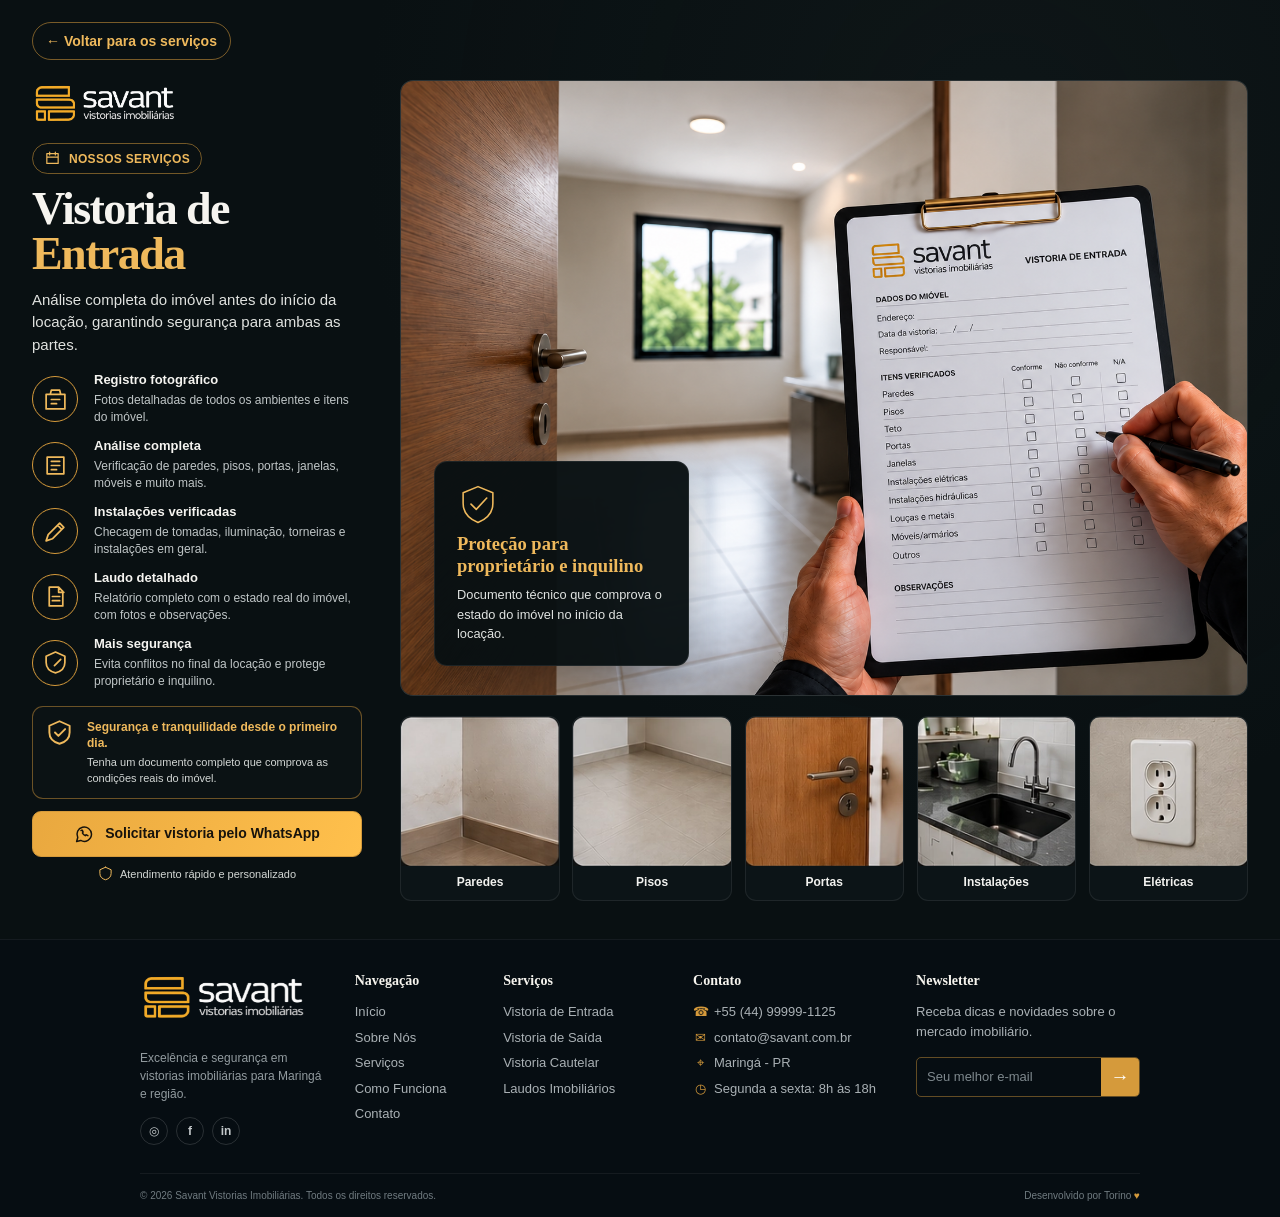
<file: vistoria-entrada/index.html>
<!DOCTYPE html>
<html lang="pt-BR">
<head>
  <meta charset="UTF-8">
  <meta name="viewport" content="width=device-width, initial-scale=1.0">
  <title>Savant | Vistoria de Entrada</title>
  <link rel="stylesheet" href="../service-page.css">
  <link rel="stylesheet" href="../footer.css">
</head>
<body>
  <div class="page-shell">
    <a class="back-home" href="../index.html#servicos">← Voltar para os serviços</a>
    <main class="page-grid entry-page" aria-label="Savant - Vistoria de Entrada" data-whatsapp-message="Olá! Gostaria de solicitar uma vistoria de entrada." style="--art-url: url('vistoria-entrada/assets/vistoria-entrada.webp'); --hero-size: 158% 145%; --hero-position: 91% 14%; --hero-ratio: 1.375; --gallery-count: 5;">
      <section class="service-copy" role="region" aria-labelledby="page-title">
        <a class="brand" href="../index.html#inicio" aria-label="Savant Vistorias Imobiliárias - início"><img src="../imagem/logo.png" alt="Savant Vistorias Imobiliárias"></a>
        <a class="services-link" href="../index.html#servicos"><svg aria-hidden="true" viewBox="0 0 24 24"><path d="M4 5h16v14H4zM8 3v4m8-4v4M4 10h16"/></svg>Nossos serviços</a>
        <h1 id="page-title">Vistoria de <span>Entrada</span></h1>
        <p class="service-description">Análise completa do imóvel antes do início da locação, garantindo segurança para ambas as partes.</p>

        <ul class="benefits">
          <li class="benefit reveal"><span class="benefit__icon"><svg aria-hidden="true" viewBox="0 0 24 24"><path d="M3 7h18v14H3zM7 7l1-4h8l1 4M8 12h8m-8 4h5"/></svg></span><span><strong>Registro fotográfico</strong><small>Fotos detalhadas de todos os ambientes e itens do imóvel.</small></span></li>
          <li class="benefit reveal"><span class="benefit__icon"><svg aria-hidden="true" viewBox="0 0 24 24"><path d="M4 4h16v16H4zM8 8h8M8 12h8M8 16h5"/></svg></span><span><strong>Análise completa</strong><small>Verificação de paredes, pisos, portas, janelas, móveis e muito mais.</small></span></li>
          <li class="benefit reveal"><span class="benefit__icon"><svg aria-hidden="true" viewBox="0 0 24 24"><path d="m14 6 4 4M3 21l6-2 11-11-4-4L5 15l-2 6Z"/></svg></span><span><strong>Instalações verificadas</strong><small>Checagem de tomadas, iluminação, torneiras e instalações em geral.</small></span></li>
          <li class="benefit reveal"><span class="benefit__icon"><svg aria-hidden="true" viewBox="0 0 24 24"><path d="M6 3h9l4 4v14H6zM15 3v5h5M9 12h7m-7 4h7"/></svg></span><span><strong>Laudo detalhado</strong><small>Relatório completo com o estado real do imóvel, com fotos e observações.</small></span></li>
          <li class="benefit reveal"><span class="benefit__icon"><svg aria-hidden="true" viewBox="0 0 24 24"><path d="m12 2 9 4v6c0 5.5-3.8 8.6-9 10-5.2-1.4-9-4.5-9-10V6l9-4Zm-1 13 6-6"/></svg></span><span><strong>Mais segurança</strong><small>Evita conflitos no final da locação e protege proprietário e inquilino.</small></span></li>
        </ul>

        <section class="conversion" aria-label="Solicitar vistoria">
          <div class="assurance-card reveal"><span class="assurance-card__icon" aria-hidden="true"><svg viewBox="0 0 24 24"><path d="m12 2 9 4v6c0 5.5-3.8 8.6-9 10-5.2-1.4-9-4.5-9-10V6l9-4Zm-4 10 3 3 6-6"/></svg></span><span><strong>Segurança e tranquilidade desde o primeiro dia.</strong><small>Tenha um documento completo que comprova as condições reais do imóvel.</small></span></div>
          <div class="contact-actions"><a class="whatsapp-button" id="whatsapp" href="#" target="_blank" rel="noopener" aria-label="Solicitar vistoria pelo WhatsApp"><svg aria-hidden="true" viewBox="0 0 24 24"><path d="M20 11.5a8.3 8.3 0 0 1-12.3 7.3L3 20l1.3-4.5A8.3 8.3 0 1 1 20 11.5Z"/><path d="M8 7.5c.3-.5.6-.5.9-.5h.5l1 2.3-.8 1c.7 1.4 1.8 2.4 3.2 3l.9-1 2.2 1"/></svg>Solicitar vistoria pelo WhatsApp</a><p class="response-note"><svg aria-hidden="true" viewBox="0 0 24 24"><path d="m12 2 9 4v6c0 5.5-3.8 8.6-9 10-5.2-1.4-9-4.5-9-10V6l9-4Z"/></svg>Atendimento rápido e personalizado</p></div>
        </section>
      </section>

      <section class="hero reveal" aria-label="Proteção para proprietário e inquilino">
        <div class="hero-photo"><img src="../print/Vistoria de Entrada no Apartamento.png" alt="Prancheta da vistoria de entrada em um apartamento"></div>
        <div class="feature-card"><svg aria-hidden="true" viewBox="0 0 48 48"><path d="m24 3 17 7v12c0 11-7 18-17 22C14 40 7 33 7 22V10l17-7Zm-8 20 6 6 12-13"/></svg><h2>Proteção para proprietário e inquilino</h2><p>Documento técnico que comprova o estado do imóvel no início da locação.</p></div>
      </section>

      <section class="gallery" aria-label="Itens verificados na vistoria de entrada">
        <article class="gallery-card reveal"><div class="gallery-photo" role="img" aria-label="Paredes do imóvel" style="--crop-size: 871% 610%; --crop-position: 37.6% 90.9%;"></div><h2>Paredes</h2></article>
        <article class="gallery-card reveal"><div class="gallery-photo" role="img" aria-label="Pisos do imóvel" style="--crop-size: 871% 610%; --crop-position: 51.9% 90.9%;"></div><h2>Pisos</h2></article>
        <article class="gallery-card reveal"><div class="gallery-photo" role="img" aria-label="Portas do imóvel" style="--crop-size: 871% 610%; --crop-position: 66.5% 90.9%;"></div><h2>Portas</h2></article>
        <article class="gallery-card reveal"><div class="gallery-photo" role="img" aria-label="Instalações do imóvel" style="--crop-size: 871% 610%; --crop-position: 81.2% 90.9%;"></div><h2>Instalações</h2></article>
        <article class="gallery-card reveal"><div class="gallery-photo" role="img" aria-label="Instalações elétricas do imóvel" style="--crop-size: 871% 610%; --crop-position: 95.9% 90.9%;"></div><h2>Elétricas</h2></article>
      </section>
    </main>
  </div>
  </main>

  <footer class="site-footer">
    <div class="site-footer__inner">
      <div class="site-footer__grid">
        <div class="site-footer__about">
          <a class="site-footer__brand" href="../index.html#inicio" aria-label="Savant Vistorias Imobiliárias - início">
            <img src="../imagem/logo.png" alt="Savant Vistorias Imobiliárias">
          </a>
          <p>Excelência e segurança em vistorias imobiliárias para Maringá e região.</p>
          <div class="site-footer__socials" aria-label="Redes sociais">
            <a href="#" aria-label="Instagram">◎</a><a href="#" aria-label="Facebook">f</a><a href="#" aria-label="LinkedIn">in</a>
          </div>
        </div>
        <nav class="site-footer__column" aria-label="Navegação do rodapé">
          <h2>Navegação</h2>
          <a href="../index.html#inicio">Início</a><a href="../index.html#sobre">Sobre Nós</a><a href="../index.html#servicos">Serviços</a><a href="../index.html#como-funciona">Como Funciona</a><a href="../index.html#contato">Contato</a>
        </nav>
        <nav class="site-footer__column" aria-label="Serviços">
          <h2>Serviços</h2>
          <a href="../vistoria-entrada/">Vistoria de Entrada</a><a href="../vistoria-saida/">Vistoria de Saída</a><a href="../vistoria-cautelar/">Vistoria Cautelar</a><a href="../laudos-imobiliarios/">Laudos Imobiliários</a>
        </nav>
        <div class="site-footer__column site-footer__contact">
          <h2>Contato</h2>
          <p><span class="site-footer__contact-icon" aria-hidden="true">☎</span><a href="tel:+5544999991125">+55 (44) 99999-1125</a></p>
          <p><span class="site-footer__contact-icon" aria-hidden="true">✉</span><a href="mailto:contato@savant.com.br">contato@savant.com.br</a></p>
          <p><span class="site-footer__contact-icon" aria-hidden="true">⌖</span>Maringá - PR</p>
          <p><span class="site-footer__contact-icon" aria-hidden="true">◷</span>Segunda a sexta: 8h às 18h</p>
        </div>
        <div class="site-footer__column site-footer__newsletter">
          <h2>Newsletter</h2><p>Receba dicas e novidades sobre o mercado imobiliário.</p>
          <form class="site-footer__form" action="mailto:contato@savant.com.br" method="post" enctype="text/plain">
            <input type="email" name="email" placeholder="Seu melhor e-mail" aria-label="Seu melhor e-mail" required>
            <button type="submit" aria-label="Enviar e-mail">→</button>
          </form>
        </div>
      </div>
      <div class="site-footer__bottom">
        <p>© 2026 Savant Vistorias Imobiliárias. Todos os direitos reservados.</p>
        <p>Desenvolvido por Torino <span class="site-footer__heart" aria-label="amor">♥</span></p>
      </div>
    </div>
  </footer>

  <script src="../service-page.js"></script>
</body>
</html>
</file>
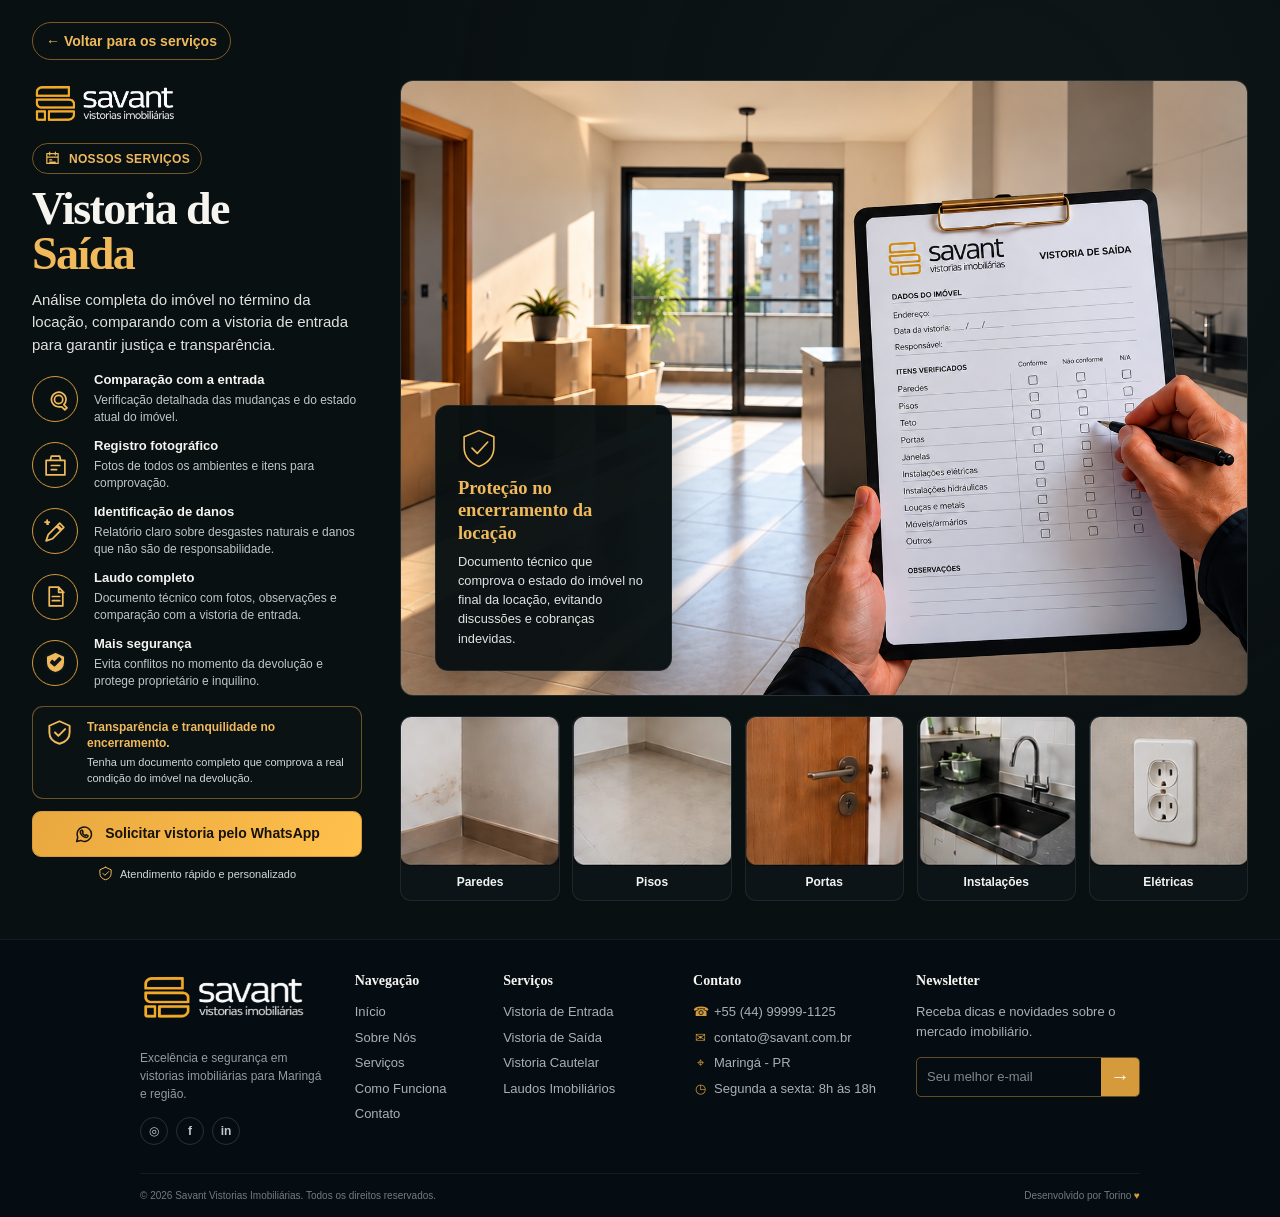
<file: vistoria-saida/index.html>
<!DOCTYPE html>
<html lang="pt-BR">
<head>
  <meta charset="UTF-8">
  <meta name="viewport" content="width=device-width, initial-scale=1.0">
  <meta name="description" content="Savant Vistorias Imobiliárias - Vistoria de Saída">
  <title>Savant | Vistoria de Saída</title>
  <link rel="stylesheet" href="css/style.css">
  <link rel="stylesheet" href="../footer.css">
</head>
<body>
  <div class="page-shell">
    <a class="back-home" href="../index.html#servicos">← Voltar para os serviços</a>

    <main class="page-grid" aria-label="Savant - Vistoria de Saída">
      <section class="service-copy" role="region" aria-labelledby="page-title">
        <a class="brand" href="../index.html#inicio" aria-label="Savant Vistorias Imobiliárias - início">
          <img src="../imagem/logo.png" alt="Savant Vistorias Imobiliárias">
        </a>
        <a class="services-link" href="../index.html#servicos">
          <svg aria-hidden="true" viewBox="0 0 24 24"><path d="M4 5h16v14H4zM8 3v4m8-4v4M4 10h16M8 14h3m-3 3h8"/></svg>
          Nossos serviços
        </a>

        <h1 id="page-title">Vistoria de <span>Saída</span></h1>
        <p class="service-description">Análise completa do imóvel no término da locação, comparando com a vistoria de entrada para garantir justiça e transparência.</p>

        <ul class="benefits">
          <li class="benefit reveal">
            <span class="benefit__icon">
              <svg aria-hidden="true" viewBox="0 0 24 24"><path d="M15 19a7 7 0 1 1 5-2l3 3-2 2-3-3a7 7 0 0 1-3 0Zm0-3a4 4 0 1 0 0-8 4 4 0 0 0 0 8Z"/></svg>
            </span>
            <span><strong>Comparação com a entrada</strong><small>Verificação detalhada das mudanças e do estado atual do imóvel.</small></span>
          </li>
          <li class="benefit reveal">
            <span class="benefit__icon">
              <svg aria-hidden="true" viewBox="0 0 24 24"><path d="M3 7h18v14H3zM7 7l1-4h8l1 4M8 12h8m-8 4h5"/></svg>
            </span>
            <span><strong>Registro fotográfico</strong><small>Fotos de todos os ambientes e itens para comprovação.</small></span>
          </li>
          <li class="benefit reveal">
            <span class="benefit__icon">
              <svg aria-hidden="true" viewBox="0 0 24 24"><path d="m14 6 4 4M3 21l6-2 11-11-4-4L5 15l-2 6Zm10-14 4 4M3 3l2 2m-1-4v4m-2-2h4"/></svg>
            </span>
            <span><strong>Identificação de danos</strong><small>Relatório claro sobre desgastes naturais e danos que não são de responsabilidade.</small></span>
          </li>
          <li class="benefit reveal">
            <span class="benefit__icon">
              <svg aria-hidden="true" viewBox="0 0 24 24"><path d="M6 3h9l4 4v14H6zM15 3v5h5M9 12h7m-7 4h7"/></svg>
            </span>
            <span><strong>Laudo completo</strong><small>Documento técnico com fotos, observações e comparação com a vistoria de entrada.</small></span>
          </li>
          <li class="benefit reveal">
            <span class="benefit__icon benefit__icon--solid">
              <svg aria-hidden="true" viewBox="0 0 24 24"><path d="m12 2 9 4v6c0 5.5-3.8 8.6-9 10-5.2-1.4-9-4.5-9-10V6l9-4Zm-1 13 6-6-1.4-1.4-4.6 4.6-2.1-2.1L7.5 12l3.5 3Z"/></svg>
            </span>
            <span><strong>Mais segurança</strong><small>Evita conflitos no momento da devolução e protege proprietário e inquilino.</small></span>
          </li>
        </ul>

        <section class="conversion" aria-label="Solicitar vistoria">
          <div class="assurance-card reveal">
            <span class="assurance-card__icon" aria-hidden="true">
              <svg viewBox="0 0 24 24"><path d="m12 2 9 4v6c0 5.5-3.8 8.6-9 10-5.2-1.4-9-4.5-9-10V6l9-4Zm-4 10 3 3 6-6"/></svg>
            </span>
            <span><strong>Transparência e tranquilidade no encerramento.</strong><small>Tenha um documento completo que comprova a real condição do imóvel na devolução.</small></span>
          </div>
          <div class="contact-actions">
            <a class="whatsapp-button" id="whatsapp" href="#" target="_blank" rel="noopener" aria-label="Solicitar vistoria pelo WhatsApp">
              <svg aria-hidden="true" viewBox="0 0 24 24"><path d="M20 11.5a8.3 8.3 0 0 1-12.3 7.3L3 20l1.3-4.5A8.3 8.3 0 1 1 20 11.5Z"/><path d="M8 7.5c.3-.5.6-.5.9-.5h.5l1 2.3-.8 1c.7 1.4 1.8 2.4 3.2 3l.9-1 2.2 1c.2.1.3.3.2.6-.2.8-1.2 1.5-2 1.6-1.2.1-3.1-.8-4.6-2.1-1.4-1.3-2.4-3-2.4-4.2 0-.7.4-1.3.9-1.7Z"/></svg>
              Solicitar vistoria pelo WhatsApp
            </a>
            <p class="response-note">
              <svg aria-hidden="true" viewBox="0 0 24 24"><path d="m12 2 9 4v6c0 5.5-3.8 8.6-9 10-5.2-1.4-9-4.5-9-10V6l9-4Zm-4 10 3 3 6-6"/></svg>
              Atendimento rápido e personalizado
            </p>
          </div>
        </section>
      </section>

      <section class="hero reveal" aria-label="Proteção no encerramento da locação">
        <img class="hero-photo" src="../print/Vistoria imobiliária em apartamento moderno.png" alt="Vistoriador analisa o imóvel ao final da locação">
        <div class="feature-card">
          <svg aria-hidden="true" viewBox="0 0 48 48"><path d="m24 3 17 7v12c0 11-7 18-17 22C14 40 7 33 7 22V10l17-7Zm-8 20 6 6 12-13"/></svg>
          <h2>Proteção no encerramento da locação</h2>
          <p>Documento técnico que comprova o estado do imóvel no final da locação, evitando discussões e cobranças indevidas.</p>
        </div>
      </section>

      <section class="gallery" aria-label="Itens verificados na vistoria de saída">
        <article class="gallery-card reveal">
          <div class="gallery-photo gallery-photo--walls" role="img" aria-label="Parede de imóvel"></div>
          <h2>Paredes</h2>
        </article>
        <article class="gallery-card reveal">
          <div class="gallery-photo gallery-photo--floors" role="img" aria-label="Piso de imóvel"></div>
          <h2>Pisos</h2>
        </article>
        <article class="gallery-card reveal">
          <div class="gallery-photo gallery-photo--doors" role="img" aria-label="Porta de imóvel"></div>
          <h2>Portas</h2>
        </article>
        <article class="gallery-card reveal">
          <div class="gallery-photo gallery-photo--fixtures" role="img" aria-label="Instalações de imóvel"></div>
          <h2>Instalações</h2>
        </article>
        <article class="gallery-card reveal">
          <div class="gallery-photo gallery-photo--electrical" role="img" aria-label="Instalação elétrica de imóvel"></div>
          <h2>Elétricas</h2>
        </article>
      </section>
    </main>
  </div>

  <footer class="site-footer">
    <div class="site-footer__inner">
      <div class="site-footer__grid">
        <div class="site-footer__about">
          <a class="site-footer__brand" href="../index.html#inicio" aria-label="Savant Vistorias Imobiliárias - início">
            <img src="../imagem/logo.png" alt="Savant Vistorias Imobiliárias">
          </a>
          <p>Excelência e segurança em vistorias imobiliárias para Maringá e região.</p>
          <div class="site-footer__socials" aria-label="Redes sociais">
            <a href="#" aria-label="Instagram">◎</a><a href="#" aria-label="Facebook">f</a><a href="#" aria-label="LinkedIn">in</a>
          </div>
        </div>
        <nav class="site-footer__column" aria-label="Navegação do rodapé">
          <h2>Navegação</h2>
          <a href="../index.html#inicio">Início</a><a href="../index.html#sobre">Sobre Nós</a><a href="../index.html#servicos">Serviços</a><a href="../index.html#como-funciona">Como Funciona</a><a href="../index.html#contato">Contato</a>
        </nav>
        <nav class="site-footer__column" aria-label="Serviços">
          <h2>Serviços</h2>
          <a href="../vistoria-entrada/">Vistoria de Entrada</a><a href="../vistoria-saida/">Vistoria de Saída</a><a href="../vistoria-cautelar/">Vistoria Cautelar</a><a href="../laudos-imobiliarios/">Laudos Imobiliários</a>
        </nav>
        <div class="site-footer__column site-footer__contact">
          <h2>Contato</h2>
          <p><span class="site-footer__contact-icon" aria-hidden="true">☎</span><a href="tel:+5544999991125">+55 (44) 99999-1125</a></p>
          <p><span class="site-footer__contact-icon" aria-hidden="true">✉</span><a href="mailto:contato@savant.com.br">contato@savant.com.br</a></p>
          <p><span class="site-footer__contact-icon" aria-hidden="true">⌖</span>Maringá - PR</p>
          <p><span class="site-footer__contact-icon" aria-hidden="true">◷</span>Segunda a sexta: 8h às 18h</p>
        </div>
        <div class="site-footer__column site-footer__newsletter">
          <h2>Newsletter</h2><p>Receba dicas e novidades sobre o mercado imobiliário.</p>
          <form class="site-footer__form" action="mailto:contato@savant.com.br" method="post" enctype="text/plain">
            <input type="email" name="email" placeholder="Seu melhor e-mail" aria-label="Seu melhor e-mail" required>
            <button type="submit" aria-label="Enviar e-mail">→</button>
          </form>
        </div>
      </div>
      <div class="site-footer__bottom">
        <p>© 2026 Savant Vistorias Imobiliárias. Todos os direitos reservados.</p>
        <p>Desenvolvido por Torino <span class="site-footer__heart" aria-label="amor">♥</span></p>
      </div>
    </div>
  </footer>

  <script src="js/script.js"></script>
</body>
</html>
</file>
<file: style.css>
/* ==========================================================
   CONFIGURAÇÕES GERAIS
   ========================================================== */

:root {
  --bg: #081117;
  --bg-light: #0d171e;
  --card: #121c23;
  --card-hover: #16232c;

  --gold: #d59a3b;
  --gold-light: #efb95c;

  --white: #f6f4ee;
  --text: #d8dde0;
  --muted: #9aa3a8;

  --border: rgba(255, 255, 255, .10);
  --gold-border: rgba(213, 154, 59, .55);

  --radius: 10px;
  --shadow: 0 16px 40px rgba(0, 0, 0, .28);
}


* {
  margin: 0;
  padding: 0;
  box-sizing: border-box;
}


html {
  scroll-behavior: smooth;
  font-size: 1rem;
}


body {
  font-family: "Inter", sans-serif;
  background: var(--bg);
  color: var(--white);
  line-height: 1.6;
  overflow-x: hidden;
}


img {
  display: block;
  max-width: 100%;
}


a {
  text-decoration: none;
  color: inherit;
}


button,
input {
  font: inherit;
}


.container {
  width: min(1180px, calc(100% - 40px));
  margin-inline: auto;
}



/* ==========================================================
   HEADER
   ========================================================== */

.header {
  position: sticky;
  top: 0;
  z-index: 999;

  background: rgba(5, 12, 17, .96);
  backdrop-filter: blur(12px);

  border-bottom: 1px solid rgba(255, 255, 255, .05);
}


.header-content {
  min-height: 76px;

  display: flex;
  align-items: center;

  gap: 30px;
}


/* --------------------------
   LOGO
   -------------------------- */

.logo {
  width: 145px;
  flex-shrink: 0;
}


.logo img {
  width: 100%;
  height: auto;

  object-fit: contain;
}


/* --------------------------
   MENU
   -------------------------- */

.nav {
  flex: 1;

  display: flex;
  justify-content: center;
  align-items: center;

  gap: 30px;
}


.nav a {
  position: relative;

  padding: 27px 0 24px;

  color: #e6e9ea;

  font-size: 1rem;
  font-weight: 600;

  transition: .25s ease;
}


.nav a::after {
  content: "";

  position: absolute;

  left: 0;
  bottom: 18px;

  width: 0;
  height: 2px;

  background: var(--gold);

  transition: .25s ease;
}


.nav a.active {
  color: var(--gold-light);
}


.nav a.active::after {
  width: 100%;
}

@media (hover: hover) {
  .nav a:hover {
    color: var(--gold-light);
  }

  .nav a:hover::after {
    width: 100%;
  }
}


/* --------------------------
   BOTÃO HEADER
   -------------------------- */

.header-button {
  min-height: 42px;

  padding: 0 18px;

  display: flex;
  align-items: center;
  gap: 8px;

  border: 1px solid var(--gold-border);
  border-radius: 6px;

  color: var(--gold-light);

  font-size: 1rem;
  font-weight: 600;

  transition: .25s ease;
}


@media (hover: hover) {
  .header-button:hover {
    background: var(--gold);
    color: #0c1114;
    transform: translateY(-2px);
    box-shadow: 0 8px 24px rgba(213, 154, 59, .25);
  }
}


.menu-button {
  display: none;

  width: 44px;
  height: 44px;

  margin-left: auto;

  align-items: center;
  justify-content: center;

  border: 1px solid var(--gold-border);
  border-radius: 7px;

  background: transparent;
  color: var(--gold-light);

  font-size: 1.1rem;

  cursor: pointer;
}



/* ==========================================================
   HERO
   ========================================================== */

.hero {
  position: relative;

  min-height: 535px;

  overflow: hidden;
}


.hero-image {
  position: absolute;

  inset: 0;

  width: 100%;
  height: 100%;

  object-fit: cover;
  object-position: 55% 50%;
}


.hero-dark {
  position: absolute;

  inset: 0;

  background:
    linear-gradient(90deg,
      rgba(5, 13, 19, .98) 0%,
      rgba(5, 13, 19, .93) 30%,
      rgba(5, 13, 19, .60) 55%,
      rgba(5, 13, 19, .10) 100%);
}


.hero-content {
  position: relative;
  z-index: 2;

  min-height: 535px;

  display: flex;
  align-items: center;
}


.hero-text {
  width: 100%;
  max-width: 620px;

  padding: 54px 0 70px;
}


.subtitle {
  display: block;

  margin-bottom: 16px;

  color: var(--gold-light);

  font-size: 1rem;
  font-weight: 700;
  letter-spacing: 3px;
}


.hero h1 {
  max-width: 610px;

  font-family: "Playfair Display", serif;

  font-size: clamp(2.7rem, 4.8vw, 4.3rem);
  line-height: 1.04;

  letter-spacing: -1px;
}


.hero h1 span {
  color: var(--gold-light);
}


.hero-description {
  max-width: 500px;

  margin-top: 18px;

  color: #e0e3e5;

  font-size: 1rem;
  line-height: 1.6;
}


.hero-buttons {
  display: flex;
  flex-wrap: wrap;

  gap: 14px;

  margin-top: 28px;
}


/* ==========================================================
   BOTÕES
   ========================================================== */

.button {
  min-height: 44px;

  padding: 0 21px;

  display: inline-flex;
  align-items: center;
  justify-content: center;

  gap: 8px;

  border-radius: 6px;

  font-size: 1rem;
  font-weight: 700;

  transition:
    transform .25s ease,
    background .25s ease,
    border-color .25s ease,
    color .25s ease,
    box-shadow .25s ease;
}


@media (hover: hover) {
  .button:hover {
    transform: translateY(-3px);
  }
}


.button-gold {
  background:
    linear-gradient(135deg,
      var(--gold-light),
      #b97829);

  color: #fff;

  box-shadow: 0 8px 20px rgba(213, 154, 59, .17);
}


@media (hover: hover) {
  .button-gold:hover {
    box-shadow: 0 12px 30px rgba(213, 154, 59, .32);
  }
}


.button-outline {
  border: 1px solid var(--gold-border);

  background: rgba(7, 14, 19, .45);

  color: #fff;
}


@media (hover: hover) {
  .button-outline:hover {
    background: #111c23;
    border-color: var(--gold);
  }
}



/* ==========================================================
   BENEFÍCIOS HERO
   ========================================================== */

.hero-benefits {
  display: grid;

  grid-template-columns:
    repeat(3, minmax(0, 1fr));

  gap: 28px;

  margin-top: 42px;
}


.benefit {
  display: flex;
  align-items: flex-start;

  gap: 11px;
}


.benefit>i {
  margin-top: 4px;

  color: var(--gold);

  font-size: 1.15rem;

  transition: transform .3s ease, filter .3s ease;
}


@media (hover: hover) {
  .benefit>i:hover {
    transform: translateY(-3px) scale(1.08);
    filter: drop-shadow(0 3px 6px rgba(213, 154, 59, .5));
  }
}


.benefit div {
  display: flex;
  flex-direction: column;
}


.benefit strong {
  font-size: 1rem;
}


.benefit span {
  margin-top: 2px;

  color: #aeb5b9;

  font-size: 1rem;
  line-height: 1.45;
}



/* ==========================================================
   NÚMEROS
   ========================================================== */

.numbers-section {
  position: relative;
  z-index: 4;

  margin-top: -38px;
}


.numbers {
  display: grid;

  grid-template-columns:
    repeat(5, minmax(0, 1fr));

  background:
    linear-gradient(180deg,
      #172229,
      #10191f);

  border: 1px solid var(--border);
  border-radius: 12px;

  box-shadow: var(--shadow);

  overflow: hidden;
}


.number-item {
  position: relative;

  min-height: 100px;

  padding: 22px 25px;

  display: flex;
  align-items: center;

  gap: 30px;

  transition: .28s ease;
}

.stats {
  display: flex;
  align-items: center;
  justify-content: space-between;
  gap: 20px;
}

.stat-item {
  display: flex;
  align-items: center;
  gap: 15px;
  flex: 1;
}

.stat-icon {
  width: 48px;
  height: 48px;


  display: flex;
  align-items: center;
  justify-content: center;

  border: 1px solid #d99a2b;
  border-radius: 50%;

  color: #d99a2b;
  flex-shrink: 0;
}

.stat-info {
  display: flex;
  flex-direction: column;
  gap: 4px;
}

.stat-info strong {
  color: #ffffff;
  font-size: 16px;
}

.stat-info span {
  color: #aeb8bd;
  font-size: 14px;
}

.stat-item {
  display: flex;
  align-items: center;
  gap: 15px;
  flex: 1;
  padding: 0 25px;
}

.stat-item {
  position: relative;
}




.stat-item:not(:last-child)::after {
   content: "";

  position: absolute;

  right: 0;
  top: 25px;

  width: 1px;
  height: 60px;

  background: rgba(255, 255, 255, .08);
}


.number-item:not(:last-child)::after {
  content: "";

  position: absolute;

  right: 0;
  top: 25px;

  width: 1px;
  height: 60px;

  background: rgba(255, 255, 255, .08);
}

/* //risco// */


@media (hover: hover) {
  .number-item:hover,
  .stat-item:hover {
    background: rgba(255, 255, 255, .035);
  }
}

.number-item>div:last-child {
  display: flex;
  flex-direction: column;
}


.number-item strong {
  font-family: "Playfair Display", serif;

  font-size: 1rem;
  line-height: 1.3;
}


.number-item span {
  margin-top: 3px;

  color: #aeb5b8;

  font-size: 1rem;
}



/* ==========================================================
   ÍCONES CIRCULARES
   ========================================================== */

.round-icon {
  width: 52px;
  height: 52px;

  flex: 0 0 52px;

  display: grid;
  place-items: center;

  border: 1px solid var(--gold-border);
  border-radius: 50%;

  color: var(--gold);

  background: rgba(213, 154, 59, .03);

  font-size: 1rem;

  transition: transform .3s ease, background-color .3s ease, color .3s ease, box-shadow .3s ease;
}


@media (hover: hover) {
  .round-icon:hover,
  .number-item:hover .round-icon,
  .feature-card:hover .round-icon,
  .process-item:hover .round-icon {
    background: var(--gold);
    color: #10161a;
    transform: translateY(-3px) rotate(-6deg) scale(1.05);
    box-shadow: 0 5px 16px rgba(213, 154, 59, .28);
  }
}

.stat-icon {
  width: 52px;
  height: 52px;

  flex: 0 0 52px;

  display: grid;
  place-items: center;

  border: 1px solid var(--gold-border);
  border-radius: 50%;

  color: var(--gold);

  background: rgba(213, 154, 59, .03);

  font-size: 1rem;

  transition: transform .3s ease, background-color .3s ease, color .3s ease, box-shadow .3s ease;
}

@media (hover: hover) {
  .stat-icon:hover {
    background: var(--gold);
    color: #10161a;
    transform: translateY(-3px) rotate(-6deg) scale(1.05);
    box-shadow: 0 5px 16px rgba(213, 154, 59, .28);
  }
}


/* ==========================================================
   SEÇÕES
   ========================================================== */

.section {
  padding: 38px 0 8px;
}


.section-title {
  margin-bottom: 24px;

  text-align: center;
}


.section-title h2,
.process-heading h2 {
  font-family: "Playfair Display", serif;

  font-size: clamp(1.65rem, 2.5vw, 2.15rem);

  line-height: 1.25;
}


.section-title h2 span {
  position: relative;

  color: var(--gold-light);
}


.section-title h2 span::after {
  content: "";

  position: absolute;

  left: 0;
  right: 0;
  bottom: -3px;

  height: 1px;

  background: var(--gold);
}



/* ==========================================================
   CARDS - POR QUE ESCOLHER
   ========================================================== */

.features {
  display: grid;

  grid-template-columns:
    repeat(3, minmax(0, 1fr));

  gap: 18px;
}


.feature-card {
  min-height: 145px;

  padding: 22px;

  display: flex;
  align-items: flex-start;

  gap: 16px;

  border: 1px solid var(--border);
  border-radius: var(--radius);

  background:
    linear-gradient(145deg,
      #142029,
      #10191f);

  transition: .3s ease;
}


@media (hover: hover) {
  .feature-card:hover {
    transform: translateY(-5px);
    border-color: rgba(213, 154, 59, .42);
    box-shadow: 0 12px 28px rgba(0, 0, 0, .23);
  }
}


.feature-card h3 {
  margin-bottom: 7px;

  font-family: "Playfair Display", serif;

  font-size: 1rem;
}


.feature-card p {
  color: #adb4b8;

  font-size: .74rem;
  line-height: 1.65;
}



/* ==========================================================
   SERVIÇOS
   ========================================================== */

.services-section {
  padding-top: 28px;
}


.services {
  display: grid;

  grid-template-columns:
    repeat(4, minmax(0, 1fr));

  gap: 18px;
}


.service-card {
  min-width: 0;

  overflow: hidden;

  border: 1px solid var(--border);
  border-radius: var(--radius);

  background: #111b22;

  transition: .3s ease;
}


@media (hover: hover) {
  .service-card:hover {
    transform: translateY(-5px);
    border-color: rgba(213, 154, 59, .5);
    box-shadow: 0 12px 28px rgba(0, 0, 0, .26);
  }
}


.service-image {
  height: 150px;

  overflow: hidden;

  background: #1a252c;
}


.service-image img {
  width: 100%;
  height: 100%;

  object-fit: cover;

  transition: transform .3s ease;
}


@media (hover: hover) {
  .service-card:hover .service-image img {
    transform: scale(1.05);
  }
}


.service-content {
  position: relative;

  padding: 20px 18px 21px;
}


.service-icon {
  width: 46px;
  height: 46px;

  margin-top: -44px;
  margin-bottom: 12px;

  display: grid;
  place-items: center;

  position: relative;

  border: 3px solid #111b22;
  border-radius: 50%;

  background: var(--gold);

  color: #10161a;

  font-size: 1rem;

  transition: transform .3s ease, background-color .3s ease, box-shadow .3s ease;
}


@media (hover: hover) {
  .service-icon:hover,
  .service-card:hover .service-icon {
    background: var(--gold-light);
    transform: translateY(-3px) rotate(-7deg) scale(1.05);
    box-shadow: 0 5px 16px rgba(213, 154, 59, .32);
  }
}


.service-content h3 {
  margin-bottom: 8px;

  font-family: "Playfair Display", serif;

  font-size: 1rem;
}


.service-content p {
  min-height: 58px;

  color: #aab2b6;

  font-size: .74rem;
  line-height: 1.6;
}


.service-content a {
  display: inline-flex;
  align-items: center;

  gap: 6px;

  margin-top: 12px;

  color: var(--gold-light);

  font-size: 1rem;
  font-weight: 700;

  transition: .25s ease;
}


@media (hover: hover) {
  .service-content a:hover {
    gap: 10px;
  }
}



/* ==========================================================
   COMO FUNCIONA
   ========================================================== */

.process-section {
  padding-top: 34px;
}


.process-heading {
  margin-bottom: 18px;
}


.process {
  display: grid;

  grid-template-columns:
    repeat(4, minmax(0, 1fr));

  gap: 18px;

  padding-top: 25px;

  border-top: 1px solid rgba(255, 255, 255, .09);
}


.process-item {
  display: flex;
  align-items: flex-start;

  gap: 14px;
}


.process-title {
  display: flex;
  align-items: center;

  gap: 8px;
}


.process-title span {
  color: var(--gold-light);

  font-family: "Playfair Display", serif;

  font-size: 1rem;
}


.process-title h3 {
  font-family: "Playfair Display", serif;

  font-size: 1rem;
}


.process-item p {
  margin-top: 4px;

  color: #aab1b5;

  font-size: 1rem;
  line-height: 1.55;
}



/* ==========================================================
   CTA
   ========================================================== */

.cta-section {
  padding: 40px 0 16px;
}


.cta {
  position: relative;

  min-height: 140px;

  padding: 24px 32px;

  display: flex;
  align-items: center;

  gap: 26px;

  overflow: hidden;

  border: 1px solid var(--gold-border);
  border-radius: 12px;

  background:
    radial-gradient(circle at 70% 30%,
      rgba(213, 154, 59, .07),
      transparent 28%),
    linear-gradient(145deg,
      #131e25,
      #10181e);
}


.cta-icon {
  width: 72px;
  height: 72px;

  flex: 0 0 72px;

  display: grid;
  place-items: center;

  border: 1px solid var(--gold-border);
  border-radius: 11px;

  color: var(--gold-light);

  font-size: 2rem;
}


.cta-text {
  flex: 1;
}


.cta-text h2 {
  font-family: "Playfair Display", serif;

  font-size: 1rem;
}


.cta-text p {
  max-width: 570px;

  margin-top: 3px;

  color: #adb5b9;

  font-size: 1rem;
}


.cta-button {
  position: relative;
  z-index: 2;

  flex-shrink: 0;
}


.cta-decoration {
  position: absolute;

  right: 20px;
  bottom: -35px;

  color: rgba(213, 154, 59, .09);

  font-size: 7rem;

  transform: rotate(-4deg);
}



/* ==========================================================
   FOOTER
   ========================================================== */

.footer {
  margin-top: 10px;

  padding-top: 30px;

  background: #060d12;

  border-top: 1px solid rgba(255, 255, 255, .06);
}


.footer-grid {
  display: grid;

  grid-template-columns:
    1.35fr .8fr 1fr 1.3fr 1.25fr;

  gap: 30px;

  padding-bottom: 30px;
}


.footer-logo {
  display: block;

  width: 145px;
}


.footer-logo img {
  width: 100%;
  height: auto;
}


.footer-about>p {
  max-width: 220px;

  margin-top: 15px;

  color: #929b9f;

  font-size: .72rem;
}


.socials {
  display: flex;

  gap: 9px;

  margin-top: 16px;
}


.socials a {
  width: 31px;
  height: 31px;

  display: grid;
  place-items: center;

  border: 1px solid rgba(255, 255, 255, .14);
  border-radius: 50%;

  color: #c3c8ca;

  font-size: 1rem;

  transition: .25s ease;
}


@media (hover: hover) {
  .socials a:hover {
    background: var(--gold);
    border-color: var(--gold);
    color: #101416;
    transform: translateY(-3px);
  }
}


.footer-column {
  display: flex;
  flex-direction: column;

  gap: 7px;
}


.footer-column h3 {
  margin-bottom: 7px;

  font-family: "Playfair Display", serif;

  font-size: 1rem;
}


.footer-column a,
.footer-column p {
  color: #9ea6aa;

  font-size: 1rem;

  transition: .22s ease;
}


@media (hover: hover) {
  .footer-column a:hover {
    color: var(--gold-light);
    transform: translateX(3px);
  }
}


.footer-column p i {
  width: 18px;

  color: var(--gold);
}


.newsletter form {
  display: flex;

  margin-top: 12px;

  overflow: hidden;

  border: 1px solid rgba(213, 154, 59, .45);
  border-radius: 5px;
}


.newsletter input {
  flex: 1;
  min-width: 0;

  padding: 10px 11px;

  border: 0;
  outline: 0;

  background: transparent;

  color: #fff;

  font-size: 1rem;
}


.newsletter button {
  width: 42px;

  border: 0;

  background: var(--gold);

  color: #fff;

  cursor: pointer;

  transition: .22s ease;
}


@media (hover: hover) {
  .newsletter button:hover {
    background: var(--gold-light);
  }
}


.footer-bottom {
  min-height: 56px;

  display: flex;
  align-items: center;
  justify-content: space-between;

  gap: 20px;

  border-top: 1px solid rgba(255, 255, 255, .06);

  color: #707b80;

  font-size: .66rem;
}


.footer-bottom i {
  color: var(--gold);
}



/* ==========================================================
   RESPONSIVIDADE
   ========================================================== */


/* --------------------------
   NOTEBOOK / TABLET GRANDE
   -------------------------- */

@media (max-width:1100px) {

  .nav {
    gap: 20px;
  }


  .header-button {
    display: none;
  }


  .numbers {
    grid-template-columns:
      repeat(2, minmax(0, 1fr));
  }


  .number-item:nth-child(2)::after {
    display: none;
  }


  .features {
    grid-template-columns:
      repeat(2, minmax(0, 1fr));
  }


  .features .feature-card:last-child {
    grid-column: 1 / -1;
  }


  .services {
    grid-template-columns:
      repeat(2, minmax(0, 1fr));
  }


  .process {
    grid-template-columns:
      repeat(2, minmax(0, 1fr));

    row-gap: 28px;
  }


  .footer-grid {
    grid-template-columns:
      repeat(3, minmax(0, 1fr));
  }

}



/* --------------------------
   TABLET / CELULAR
   -------------------------- */

@media (max-width:820px) {

  .header-content {
    min-height: 68px;
  }


  .logo {
    width: 130px;
  }


  .menu-button {
    display: flex;
  }


  .nav {
    display: none;

    position: absolute;

    top: 68px;
    left: 20px;
    right: 20px;

    padding: 10px 18px;

    flex-direction: column;
    align-items: stretch;

    gap: 0;

    background: #0b151c;

    border: 1px solid rgba(255, 255, 255, .10);
    border-radius: 9px;

    box-shadow: var(--shadow);
  }


  .nav.open {
    display: flex;
  }


  .nav a {
    padding: 12px 0;

    font-size: .9rem;
  }


  .nav a::after {
    bottom: 7px;
  }


  .hero {
    min-height: 600px;
  }


  .hero-image {
    object-position: 65% center;
  }


  .hero-dark {
    background:
      linear-gradient(90deg,
        rgba(5, 13, 19, .97),
        rgba(5, 13, 19, .76));
  }


  .hero-content {
    min-height: 600px;
  }


  .hero-text {
    max-width: 560px;

    padding: 55px 0 85px;
  }


  .hero-benefits {
    grid-template-columns: 1fr;

    gap: 15px;

    max-width: 410px;
  }


  .numbers-section {
    margin-top: -32px;
  }


  .features {
    grid-template-columns: 1fr;
  }


  .features .feature-card:last-child {
    grid-column: auto;
  }


  .cta {
    align-items: flex-start;

    flex-wrap: wrap;
  }


  .cta-text {
    flex: 1 1 calc(100% - 100px);
  }


  .cta-button {
    margin-left: 98px;
  }


  .footer-grid {
    grid-template-columns:
      repeat(2, minmax(0, 1fr));
  }

}



/* --------------------------
   CELULAR
   -------------------------- */

@media (max-width:600px) {

  .container {
    width: min(100% - 26px, 1180px);
  }


  .hero {
    min-height: 650px;
  }


  .hero-content {
    min-height: 650px;
  }


  .hero-image {
    object-position: 70% center;
  }


  .hero-text {
    padding: 48px 0 92px;
  }


  .subtitle {
    font-size: .67rem;
    letter-spacing: 2px;
  }


  .hero h1 {
    font-size: 2.65rem;
  }


  .hero-description {
    font-size: .9rem;
  }


  .hero-buttons {
    flex-direction: column;

    align-items: stretch;
  }


  .button {
    width: 100%;
  }


  .numbers {
    grid-template-columns: 1fr;
  }


  .number-item {
    min-height: 95px;
  }


  .number-item:not(:last-child)::after {
    left: 22px;
    right: 22px;
    top: auto;
    bottom: 0;

    width: auto;
    height: 1px;
  }


  .services {
    grid-template-columns: 1fr;
  }


  .service-image {
    height: 190px;
  }


  .process {
    grid-template-columns: 1fr;
  }


  .cta {
    padding: 22px;

    gap: 18px;
  }


  .cta-icon {
    width: 62px;
    height: 62px;

    flex-basis: 62px;

    font-size: 1.7rem;
  }


  .cta-text {
    flex: 1 1 calc(100% - 82px);
  }


  .cta-text h2 {
    font-size: 1.45rem;
  }


  .cta-button {
    width: 100%;

    margin-left: 0;
  }


  .cta-decoration {
    display: none;
  }


  .footer-grid {
    grid-template-columns: 1fr;
  }


  .footer-bottom {
    padding: 15px 0;

    flex-direction: column;
    align-items: flex-start;
    justify-content: center;
  }

}



/* --------------------------
   CELULAR PEQUENO
   -------------------------- */

@media (max-width:380px) {

  html {
    font-size: 15px;
  }


  .hero h1 {
    font-size: 2.25rem;
  }


  .logo {
    width: 115px;
  }


  .feature-card {
    flex-direction: column;
  }


  .number-item {
    padding: 18px;
  }

}



/* ==========================================================
   TELAS GRANDES
   ========================================================== */

@media (min-width:1600px) {

  .container {
    width: min(1250px, calc(100% - 60px));
  }


  .hero {
    min-height: 600px;
  }


  .hero-content {
    min-height: 600px;
  }

}

@media (max-width: 768px) {

  .stats {
    display: flex;
    flex-direction: column;
    padding: 10px 22px;
  }

  .stat-item {
    width: 100%;

    display: grid;
    grid-template-columns: 95px 1fr;
    align-items: center;

    column-gap: 20px;

    padding: 20px 4px;

  }

  .stat-item:last-child {
    border-bottom: none;
  }

  .stat-item:not(:last-child)::after {
    left: 22px;
    right: 22px;
    top: auto;
    bottom: 0;

    width: auto;
    height: 1px;
  }

  .stat-icon {
    width: 55px;
    height: 55px;

    display: flex;
    align-items: center;
    justify-content: center;

    margin: 0 auto;
  }

  .stat-info {
    display: flex;
    flex-direction: column;

    align-items: flex-start;
    justify-content: center;

    gap: 4px;
  }

  .stat-info strong,
  .stat-info span {
    margin: 0;
  }
}


/* ==========================================================
   ANIMAÇÕES DE ENTRADA
   ========================================================== */

.has-reveal-animations .reveal {
  opacity: 0;
  transform: translate3d(0, 30px, 0);
  transition:
    opacity .65s cubic-bezier(.2, .7, .25, 1) var(--reveal-delay, 0ms),
    transform .65s cubic-bezier(.2, .7, .25, 1) var(--reveal-delay, 0ms);
}


.has-reveal-animations .reveal-left {
  transform: translate3d(-24px, 0, 0);
}


.has-reveal-animations .reveal-right {
  transform: translate3d(24px, 0, 0);
}


.has-reveal-animations .reveal-scale {
  transform: scale(.95);
}


.has-reveal-animations .reveal.is-visible {
  opacity: 1;
  transform: none;
}


@media (prefers-reduced-motion: reduce) {
  .has-reveal-animations .reveal {
    opacity: 1;
    transform: none;
    transition: none;
  }
}
</file>
<file: service-page.css>
:root {
  color-scheme: dark;
  font-family: Arial, Helvetica, sans-serif;
  background: #091012;
  color: #f4f4f2;
  font-synthesis: none;
  text-rendering: optimizeLegibility;
  -webkit-font-smoothing: antialiased;
  --gold: #d59a3b;
  --gold-light: #efb95c;
  --muted: #c1c7c8;
}

*,
*::before,
*::after {
  box-sizing: border-box;
}

html {
  background: #091012;
}

body {
  margin: 0;
  overflow-x: hidden;
  background:
    radial-gradient(ellipse at 78% 12%, rgba(34, 45, 45, .2), transparent 45%),
    #091012;
}

img,
svg {
  display: block;
}

.page-shell {
  width: min(100% - 64px, 1440px);
  margin-inline: auto;
  padding: 22px 0 28px;
}

.back-home {
  display: inline-flex;
  min-height: 38px;
  align-items: center;
  margin-bottom: 20px;
  padding: 8px 13px;
  border: 1px solid rgba(213, 154, 59, .55);
  border-radius: 999px;
  color: var(--gold-light);
  font-size: 14px;
  font-weight: 700;
  line-height: 1.2;
  text-decoration: none;
}

.back-home:focus-visible,
.services-link:focus-visible,
.whatsapp-button:focus-visible {
  outline: 3px solid #fff;
  outline-offset: 3px;
}

.page-grid {
  display: grid;
  grid-template-areas:
    "copy hero"
    "copy gallery";
  grid-template-columns: minmax(275px, 330px) minmax(0, 1fr);
  align-items: start;
  column-gap: clamp(24px, 3vw, 42px);
  row-gap: 20px;
}

.service-copy {
  grid-area: copy;
  min-width: 0;
}

.brand {
  display: inline-flex;
  width: 148px;
  max-width: 55%;
  margin-bottom: 14px;
}

.brand img {
  width: 100%;
  height: auto;
}

.services-link {
  display: flex;
  width: fit-content;
  align-items: center;
  gap: 8px;
  margin-bottom: 12px;
  padding: 6px 11px;
  border: 1px solid rgba(213, 154, 59, .52);
  border-radius: 999px;
  color: var(--gold-light);
  font-size: 12px;
  font-weight: 700;
  letter-spacing: .025em;
  text-decoration: none;
  text-transform: uppercase;
}

.services-link svg {
  width: 17px;
  height: 17px;
  fill: none;
  stroke: currentColor;
  stroke-linecap: round;
  stroke-linejoin: round;
  stroke-width: 1.7;
}

h1 {
  max-width: 10ch;
  margin: 0;
  color: #f6f4ef;
  font-family: Georgia, "Times New Roman", serif;
  font-size: clamp(38px, 3.6vw, 54px);
  font-weight: 700;
  letter-spacing: -.035em;
  line-height: .98;
}

h1 span {
  display: block;
  color: var(--gold-light);
}

.service-description {
  max-width: 38ch;
  margin: 12px 0 16px;
  color: #e0e2df;
  font-size: 15px;
  line-height: 1.5;
}

.benefits {
  display: grid;
  gap: 12px;
  margin: 0;
  padding: 0;
  list-style: none;
}

.benefit {
  display: grid;
  grid-template-columns: 50px minmax(0, 1fr);
  align-items: center;
  gap: 12px;
  min-width: 0;
}

.benefit__icon {
  display: grid;
  width: 46px;
  height: 46px;
  place-items: center;
  border: 1px solid var(--gold);
  border-radius: 50%;
  color: var(--gold-light);
  transition: transform .3s ease, filter .3s ease;
}

.benefit__icon svg {
  width: 25px;
  height: 25px;
  fill: none;
  stroke: currentColor;
  stroke-linecap: round;
  stroke-linejoin: round;
  stroke-width: 1.65;
}

.benefit strong,
.benefit small,
.assurance-card strong,
.assurance-card small {
  display: block;
}

.benefit strong {
  margin-bottom: 3px;
  color: #f5f4f0;
  font-size: 13px;
  line-height: 1.3;
}

.benefit small {
  color: #c0c6c7;
  font-size: 12px;
  line-height: 1.42;
}

.conversion {
  width: 100%;
  margin-top: 16px;
}

.assurance-card {
  display: grid;
  grid-template-columns: 30px minmax(0, 1fr);
  align-items: start;
  gap: 11px;
  padding: 12px 13px;
  border: 1px solid rgba(213, 154, 59, .48);
  border-radius: 11px;
  background: rgba(12, 19, 21, .88);
  transition: transform .3s ease, box-shadow .3s ease, border-color .3s ease;
}

.assurance-card__icon svg {
  width: 27px;
  height: 27px;
  fill: none;
  stroke: var(--gold-light);
  stroke-linecap: round;
  stroke-linejoin: round;
  stroke-width: 1.7;
}

.assurance-card strong {
  margin-bottom: 4px;
  color: var(--gold-light);
  font-size: 12px;
  line-height: 1.35;
}

.assurance-card small {
  color: #d3d7d5;
  font-size: 11px;
  line-height: 1.4;
}

.contact-actions {
  margin-top: 12px;
}

.whatsapp-button {
  display: flex;
  min-height: 46px;
  align-items: center;
  justify-content: center;
  gap: 10px;
  padding: 10px 14px;
  border: 1px solid var(--gold);
  border-radius: 9px;
  background: linear-gradient(110deg, #e9a83f, #ffc04c);
  color: #17130c;
  font-size: 14px;
  font-weight: 700;
  line-height: 1.25;
  text-align: center;
  text-decoration: none;
  transition: transform .3s ease, box-shadow .3s ease, filter .3s ease;
}

.whatsapp-button svg {
  width: 21px;
  height: 21px;
  flex: 0 0 auto;
  fill: none;
  stroke: currentColor;
  stroke-linecap: round;
  stroke-linejoin: round;
  stroke-width: 1.7;
}

.response-note {
  display: flex;
  align-items: center;
  justify-content: center;
  gap: 7px;
  margin: 9px 0 0;
  color: #d4d8d5;
  font-size: 11px;
}

.response-note svg {
  width: 15px;
  height: 15px;
  fill: none;
  stroke: var(--gold-light);
  stroke-linecap: round;
  stroke-linejoin: round;
  stroke-width: 1.6;
}

.hero {
  position: relative;
  grid-area: hero;
  width: 100%;
  min-width: 0;
  overflow: hidden;
  border-radius: 13px;
  background: #192123;
}

.hero-photo {
  position: relative;
  width: 100%;
  aspect-ratio: var(--hero-ratio, 1.52);
  overflow: hidden;
  border: 1px solid rgba(255, 255, 255, .08);
  border-radius: 13px;
  background-color: #192123;
  background-image: var(--art-url);
  background-repeat: no-repeat;
  background-size: var(--hero-size, 190% 200%);
  background-position: var(--hero-position, 45% 7%);
  transition: transform .45s ease;
}

.entry-page .hero-photo {
  position: relative;
  background-image: none;
}

.hero-photo img {
  position: absolute;
  inset: 0;
  width: 100%;
  height: 100%;
  object-fit: cover;
  object-position: center;
}

.feature-card {
  position: absolute;
  bottom: 5%;
  left: 4%;
  width: min(30%, 270px);
  padding: clamp(14px, 1.7vw, 23px);
  border: 1px solid rgba(255, 255, 255, .08);
  border-radius: 13px;
  background: rgba(9, 16, 18, .97);
  box-shadow: 0 14px 35px rgba(0, 0, 0, .28);
}

.feature-card > svg {
  width: 42px;
  height: 42px;
  margin-bottom: 7px;
  fill: none;
  stroke: var(--gold-light);
  stroke-linecap: round;
  stroke-linejoin: round;
  stroke-width: 1.8;
}

.feature-card h2 {
  margin: 0 0 8px;
  color: var(--gold-light);
  font-family: Georgia, "Times New Roman", serif;
  font-size: clamp(15px, 1.45vw, 20px);
  line-height: 1.2;
}

.feature-card p {
  margin: 0;
  color: #e0e3e1;
  font-size: clamp(11px, 1vw, 14px);
  line-height: 1.5;
}

.gallery {
  display: grid;
  grid-area: gallery;
  width: 100%;
  grid-template-columns: repeat(var(--gallery-count, 5), minmax(0, 1fr));
  gap: clamp(8px, 1vw, 14px);
  min-width: 0;
}

.gallery-card {
  min-width: 0;
  overflow: hidden;
  border: 1px solid rgba(255, 255, 255, .08);
  border-radius: 11px;
  background: #0c1417;
  transition: transform .3s ease, box-shadow .3s ease, border-color .3s ease;
}

.gallery-heading {
  grid-column: 1 / -1;
  margin: 0 0 -8px;
  color: #f2f2ef;
  font-size: 14px;
  font-weight: 700;
  line-height: 1.3;
  text-align: center;
}

.gallery-photo {
  width: 100%;
  aspect-ratio: var(--photo-ratio, 1.06);
  background-image: var(--art-url);
  background-repeat: no-repeat;
  background-color: #1a2224;
  background-size: var(--crop-size, 900% 700%);
  background-position: var(--crop-position, 50% 50%);
  transition: transform .45s ease;
}

.page-grid--cautelar .gallery-photo {
  position: relative;
}

/* The cautelar artwork already contains a badge in each photo crop. */
.page-grid--cautelar .gallery-photo::after {
  content: "";
  position: absolute;
  inset: 0;
  background-image: var(--art-url);
  background-repeat: no-repeat;
  background-size: var(--crop-size, 900% 700%);
  background-position-x: inherit;
  background-position-y: calc(84.8% - 4%);
  -webkit-mask-image: radial-gradient(ellipse 15% 21% at 20.5% 89.5%, #000 82%, transparent 100%);
  mask-image: radial-gradient(ellipse 15% 21% at 20.5% 89.5%, #000 82%, transparent 100%);
}

.gallery-card h2 {
  margin: 0;
  padding: 9px 5px 10px;
  color: #f2f2ef;
  font-size: 12px;
  font-weight: 600;
  line-height: 1.3;
  text-align: center;
}

.gallery-card p {
  margin: 0;
  padding: 0 9px 11px;
  color: #c0c6c7;
  font-size: 11px;
  line-height: 1.4;
}

.gallery-card__icon {
  display: grid;
  width: 38px;
  height: 38px;
  margin: -19px 0 0 9px;
  position: relative;
  place-items: center;
  border: 1px solid var(--gold);
  border-radius: 50%;
  background: #0b1215;
  color: var(--gold-light);
  transition: transform .3s ease, filter .3s ease;
}

.gallery-card__icon svg {
  width: 20px;
  height: 20px;
  fill: none;
  stroke: currentColor;
  stroke-linecap: round;
  stroke-linejoin: round;
  stroke-width: 1.7;
}

.reveal {
  opacity: 0;
  transform: translateY(20px);
  transition: opacity .65s ease var(--reveal-delay, 0ms), transform .65s ease var(--reveal-delay, 0ms);
}

.reveal.is-visible {
  opacity: 1;
  transform: translateY(0);
}

body:not(.has-js) .reveal {
  opacity: 1;
  transform: none;
}

@media (hover: hover) and (pointer: fine) {
  .back-home:hover {
    background: var(--gold-light);
    color: #101719;
  }

  .benefit__icon:hover,
  .gallery-card__icon:hover {
    transform: translateY(-5px) scale(1.08);
    filter: drop-shadow(0 0 8px rgba(213, 154, 59, .65));
  }

  .gallery-card:hover,
  .assurance-card:hover {
    transform: translateY(-5px);
    border-color: rgba(213, 154, 59, .75);
    box-shadow: 0 10px 24px rgba(213, 154, 59, .14);
  }

  .gallery-card:hover .gallery-photo {
    transform: scale(1.05);
  }

  .hero:hover .hero-photo {
    transform: scale(1.02);
  }

  .whatsapp-button:hover {
    transform: translateY(-2px);
    box-shadow: 0 8px 20px rgba(213, 154, 59, .2);
    filter: brightness(1.04);
  }
}

@media (min-width: 761px) and (max-width: 1100px) {
  .page-shell {
    width: min(100% - 48px, 1000px);
  }

  .page-grid {
    grid-template-columns: minmax(250px, .8fr) minmax(0, 1.45fr);
    column-gap: 24px;
  }

  .brand {
    width: 132px;
  }

  .benefits {
    gap: 10px;
  }

  .benefit {
    grid-template-columns: 44px minmax(0, 1fr);
    gap: 9px;
  }

  .benefit__icon {
    width: 42px;
    height: 42px;
  }

  .feature-card {
    width: 31%;
    padding: 12px;
  }

  .feature-card > svg {
    width: 32px;
    height: 32px;
  }

  .feature-card h2 {
    font-size: 15px;
  }

  .feature-card p {
    font-size: 11px;
  }
}

@media (max-width: 900px) {
  .page-shell {
    width: min(100% - 36px, 620px);
    padding-top: 16px;
  }

  .back-home {
    margin-bottom: 18px;
  }

  .page-grid {
    display: flex;
    flex-direction: column;
    row-gap: 20px;
  }

  .service-copy {
    display: contents;
  }

  .service-copy > .brand { order: 1; }
  .service-copy > .services-link { order: 2; }
  .service-copy > h1 { order: 3; }
  .service-copy > .service-description { order: 4; }
  .service-copy > .benefits { order: 5; }
  .hero { order: 6; }
  .service-copy > .conversion { order: 7; }
  .gallery { order: 8; }

  .brand {
    width: 132px;
    margin-bottom: 12px;
  }

  h1 {
    max-width: 100%;
    font-size: clamp(40px, 9vw, 54px);
  }

  .service-description {
    max-width: 55ch;
    margin-top: 12px;
    font-size: 16px;
  }

  .benefits {
    grid-template-columns: repeat(2, minmax(0, 1fr));
    gap: 14px 12px;
  }

  .benefit {
    grid-template-columns: 42px minmax(0, 1fr);
    align-items: start;
    gap: 9px;
  }

  .benefit__icon {
    width: 40px;
    height: 40px;
  }

  .benefit__icon svg {
    width: 22px;
    height: 22px;
  }

  .benefit strong {
    font-size: 13px;
  }

  .benefit small {
    font-size: 12px;
  }

  .whatsapp-button {
    min-height: 50px;
    font-size: 15px;
  }

  .feature-card {
    position: relative;
    inset: auto;
    width: 100%;
    margin-top: 12px;
    padding: 16px;
  }

  .feature-card > svg {
    width: 36px;
    height: 36px;
    margin-bottom: 5px;
  }

  .feature-card h2 {
    font-size: 18px;
  }

  .feature-card p {
    font-size: 14px;
  }

  .gallery {
    grid-template-columns: repeat(2, minmax(0, 1fr));
    gap: 12px;
  }

  .gallery-photo {
    aspect-ratio: var(--mobile-photo-ratio, 1.06);
  }

  .gallery-card h2 {
    padding-block: 10px;
    font-size: 14px;
  }

  .gallery-card p {
    padding-inline: 11px;
    font-size: 12px;
  }
}

@media (max-width: 420px) {
  .page-shell {
    width: min(100% - 28px, 360px);
    padding-top: 12px;
  }

  .back-home {
    min-height: 36px;
    margin-bottom: 16px;
    padding: 8px 11px;
    font-size: 13px;
  }

  .benefits {
    grid-template-columns: minmax(0, 1fr);
    gap: 13px;
  }

  .benefit {
    grid-template-columns: 46px minmax(0, 1fr);
    align-items: center;
    gap: 10px;
  }

  .benefit__icon {
    width: 42px;
    height: 42px;
  }

  .benefit small {
    font-size: 13px;
  }

  .gallery {
    gap: 9px;
  }

  .gallery-card h2 {
    font-size: 13px;
  }
}

@media (prefers-reduced-motion: reduce) {
  *,
  *::before,
  *::after {
    animation-duration: 0.01ms !important;
    animation-iteration-count: 1 !important;
    transition-duration: 0.01ms !important;
  }

  .reveal {
    opacity: 1;
    transform: none;
  }
}
</file>
<file: footer.css>
.design-image,
.design__image,
.layout-image {
  animation: savant-page-reveal .85s cubic-bezier(.2, .7, .25, 1) both;
  transform-origin: center;
}

.site-footer {
  position: relative;
  z-index: 1;
  width: 100%;
  margin-top: 10px;
  padding: 30px 20px 0;
  border-top: 1px solid rgba(255, 255, 255, .06);
  background: #060d12;
  color: #d8dde0;
  font-family: Arial, sans-serif;
  line-height: 1.5;
}

.site-footer *,
.site-footer *::before,
.site-footer *::after {
  box-sizing: border-box;
}

.site-footer__inner {
  width: min(100%, 1000px);
  margin-inline: auto;
}

.site-footer__grid {
  display: grid;
  grid-template-columns: 1.15fr .75fr 1fr 1.2fr 1.35fr;
  gap: 24px;
  padding-bottom: 28px;
}

.site-footer__brand {
  display: inline-flex;
  max-width: 100%;
  text-decoration: none;
}

.site-footer__brand img {
  display: block;
  width: 170px;
  max-width: 100%;
  height: auto;
  animation: savant-footer-enter .65s .12s cubic-bezier(.2, .7, .25, 1) both;
}

.site-footer__about > p {
  max-width: 220px;
  margin: 15px 0 0;
  color: #929b9f;
  font-size: 12px;
}

.site-footer__socials {
  display: flex;
  gap: 8px;
  margin-top: 14px;
}

.site-footer__socials a {
  display: grid;
  width: 28px;
  height: 28px;
  place-items: center;
  border: 1px solid rgba(255, 255, 255, .14);
  border-radius: 50%;
  color: #c3c8ca;
  font-size: 12px;
  font-weight: 600;
  text-decoration: none;
  transition: background-color .2s ease, color .2s ease, border-color .2s ease, transform .2s ease;
}

.site-footer__socials a:nth-child(1) {
  animation: savant-icon-enter .45s .2s backwards;
}

.site-footer__socials a:nth-child(2) {
  animation: savant-icon-enter .45s .3s backwards;
}

.site-footer__socials a:nth-child(3) {
  animation: savant-icon-enter .45s .4s backwards;
}

.site-footer__socials a:focus-visible {
  border-color: #d59a3b;
  background: #d59a3b;
  color: #101416;
  transform: translateY(-3px) scale(1.08);
}

@media (hover: hover) and (pointer: fine) {
  .site-footer__socials a:hover {
    border-color: #d59a3b;
    background: #d59a3b;
    color: #101416;
    transform: translateY(-3px) scale(1.08);
  }
}

.site-footer__column {
  display: flex;
  min-width: 0;
  flex-direction: column;
  align-items: flex-start;
  gap: 6px;
}

.site-footer__column h2 {
  margin: 0 0 5px;
  color: #f6f4ee;
  font-family: Georgia, serif;
  font-size: 14px;
  font-weight: 700;
}

.site-footer__column a,
.site-footer__column p {
  margin: 0;
  color: #aab1b5;
  font-size: 13px;
  line-height: 1.5;
  text-decoration: none;
}

.site-footer__column a:focus-visible {
  color: #efb95c;
}

@media (hover: hover) and (pointer: fine) {
  .site-footer__column a:hover {
    color: #efb95c;
  }
}

.site-footer__contact p {
  display: flex;
  align-items: flex-start;
  gap: 7px;
}

.site-footer__contact-icon {
  width: 14px;
  height: 14px;
  flex: 0 0 auto;
  margin-top: 3px;
  color: #d59a3b;
  font-size: 13px;
  line-height: 1;
  text-align: center;
  transition: transform .2s ease;
}

@media (hover: hover) and (pointer: fine) {
  .site-footer__contact p:hover .site-footer__contact-icon {
    transform: translateY(-2px) scale(1.12);
  }
}

.site-footer__newsletter > p {
  max-width: 220px;
}

.site-footer__form {
  display: flex;
  width: 100%;
  min-width: 0;
  margin-top: 10px;
  overflow: hidden;
  border: 1px solid rgba(213, 154, 59, .45);
  border-radius: 5px;
}

.site-footer__form input {
  width: 0;
  min-width: 0;
  flex: 1;
  padding: 9px 10px;
  border: 0;
  outline: 0;
  background: transparent;
  color: #fff;
  font: inherit;
  font-size: 13px;
}

.site-footer__form input::placeholder {
  color: #7f898e;
}

.site-footer__form button {
  display: grid;
  width: 38px;
  flex: 0 0 38px;
  place-items: center;
  border: 0;
  background: #d59a3b;
  color: #fff;
  cursor: pointer;
  font-size: 19px;
  transition: background-color .2s ease;
}

.site-footer__form button:focus-visible {
  background: #efb95c;
}

@media (hover: hover) and (pointer: fine) {
  .site-footer__form button:hover {
    background: #efb95c;
  }
}

.site-footer__bottom {
  display: flex;
  min-height: 44px;
  align-items: center;
  justify-content: space-between;
  gap: 16px;
  border-top: 1px solid rgba(255, 255, 255, .06);
  color: #707b80;
  font-size: 10px;
}

.site-footer__bottom p {
  margin: 0;
}

.site-footer__heart {
  color: #d59a3b;
  display: inline-block;
  animation: savant-heartbeat 1.8s ease-in-out 1s infinite;
}

@keyframes savant-page-reveal {
  from {
    opacity: 0;
    transform: scale(1.015);
  }
  to {
    opacity: 1;
    transform: scale(1);
  }
}

@keyframes savant-footer-enter {
  from {
    opacity: 0;
    transform: translateY(10px);
  }
  to {
    opacity: 1;
    transform: translateY(0);
  }
}

@keyframes savant-icon-enter {
  from {
    opacity: 0;
    transform: translateY(6px) scale(.85);
  }
  to {
    opacity: 1;
    transform: translateY(0) scale(1);
  }
}

@keyframes savant-heartbeat {
  0%, 100% {
    transform: scale(1);
  }
  8%, 20% {
    transform: scale(1.18);
  }
  14% {
    transform: scale(1.08);
  }
}

@media (prefers-reduced-motion: reduce) {
  .design-image,
  .design__image,
  .layout-image,
  .site-footer__brand img,
  .site-footer__socials a,
  .site-footer__heart {
    animation: none;
  }

  .site-footer__socials a,
  .site-footer__contact-icon {
    transition: none;
  }
}

@media (min-width: 1537px) {
  body {
    display: block;
  }
}

@media (max-width: 900px) {
  .site-footer__grid {
    grid-template-columns: repeat(3, minmax(0, 1fr));
    row-gap: 26px;
  }
}

@media (max-width: 620px) {
  .site-footer {
    padding: 26px 18px 0;
  }

  .site-footer__grid {
    grid-template-columns: repeat(2, minmax(0, 1fr));
    gap: 24px 18px;
  }

  .site-footer__about {
    grid-column: 1 / -1;
  }

  .site-footer__bottom {
    min-height: 0;
    flex-direction: column;
    align-items: flex-start;
    justify-content: center;
    gap: 5px;
    padding: 13px 0;
  }
}

@media (max-width: 380px) {
  .site-footer__grid {
    grid-template-columns: 1fr;
  }

  .site-footer__about {
    grid-column: auto;
  }
}
</file>
<file: vistoria-saida/css/style.css>
:root {
  color-scheme: dark;
  font-family: Arial, Helvetica, sans-serif;
  background: #091012;
  color: #f4f4f2;
  font-synthesis: none;
  text-rendering: optimizeLegibility;
  -webkit-font-smoothing: antialiased;
  --gold: #d59a3b;
  --gold-light: #efb95c;
  --panel: #10191c;
  --muted: #c1c7c8;
}

*,
*::before,
*::after {
  box-sizing: border-box;
}

html {
  background: #091012;
}

body {
  margin: 0;
  overflow-x: hidden;
  background:
    radial-gradient(ellipse at 78% 12%, rgba(34, 45, 45, .2), transparent 45%),
    #091012;
}

img,
svg {
  display: block;
}

.page-shell {
  width: min(100% - 64px, 1440px);
  margin-inline: auto;
  padding: 22px 0 28px;
}

.back-home {
  display: inline-flex;
  min-height: 38px;
  align-items: center;
  margin-bottom: 20px;
  padding: 8px 13px;
  border: 1px solid rgba(213, 154, 59, .55);
  border-radius: 999px;
  color: var(--gold-light);
  font-size: 14px;
  font-weight: 700;
  line-height: 1.2;
  text-decoration: none;
}

.back-home:focus-visible,
.services-link:focus-visible,
.whatsapp-button:focus-visible {
  outline: 3px solid #fff;
  outline-offset: 3px;
}

.page-grid {
  display: grid;
  grid-template-areas:
    "copy hero"
    "copy gallery";
  grid-template-columns: minmax(275px, 330px) minmax(0, 1fr);
  align-items: start;
  column-gap: clamp(24px, 3vw, 42px);
  row-gap: 20px;
}

.service-copy {
  grid-area: copy;
  min-width: 0;
}

.brand {
  display: inline-flex;
  width: 148px;
  max-width: 55%;
  margin-bottom: 14px;
}

.brand img {
  width: 100%;
  height: auto;
}

.services-link {
  display: flex;
  width: fit-content;
  align-items: center;
  gap: 8px;
  margin-bottom: 12px;
  padding: 6px 11px;
  border: 1px solid rgba(213, 154, 59, .52);
  border-radius: 999px;
  color: var(--gold-light);
  font-size: 12px;
  font-weight: 700;
  letter-spacing: .025em;
  text-decoration: none;
  text-transform: uppercase;
}

.services-link svg {
  width: 17px;
  height: 17px;
  fill: none;
  stroke: currentColor;
  stroke-linecap: round;
  stroke-linejoin: round;
  stroke-width: 1.7;
}

h1 {
  max-width: 10ch;
  margin: 0;
  color: #f6f4ef;
  font-family: Georgia, "Times New Roman", serif;
  font-size: clamp(38px, 3.6vw, 54px);
  font-weight: 700;
  letter-spacing: -.035em;
  line-height: .98;
}

h1 span {
  display: block;
  color: var(--gold-light);
}

.service-description {
  max-width: 38ch;
  margin: 12px 0 16px;
  color: #e0e2df;
  font-size: 15px;
  line-height: 1.5;
}

.benefits {
  display: grid;
  gap: 12px;
  margin: 0;
  padding: 0;
  list-style: none;
}

.benefit {
  display: grid;
  grid-template-columns: 50px minmax(0, 1fr);
  align-items: center;
  gap: 12px;
  min-width: 0;
}

.benefit__icon {
  display: grid;
  width: 46px;
  height: 46px;
  place-items: center;
  border: 1px solid var(--gold);
  border-radius: 50%;
  color: var(--gold-light);
  transition: transform .3s ease, filter .3s ease;
}

.benefit__icon svg {
  width: 25px;
  height: 25px;
  fill: none;
  stroke: currentColor;
  stroke-linecap: round;
  stroke-linejoin: round;
  stroke-width: 1.65;
}

.benefit__icon--solid svg {
  fill: currentColor;
  stroke: #101719;
}

.benefit strong,
.benefit small,
.assurance-card strong,
.assurance-card small {
  display: block;
}

.benefit strong {
  margin-bottom: 3px;
  color: #f5f4f0;
  font-size: 13px;
  line-height: 1.3;
}

.benefit small {
  color: #c0c6c7;
  font-size: 12px;
  line-height: 1.42;
}

.assurance-card {
  display: grid;
  grid-template-columns: 30px minmax(0, 1fr);
  align-items: start;
  gap: 11px;
  margin-top: 16px;
  padding: 12px 13px;
  border: 1px solid rgba(213, 154, 59, .48);
  border-radius: 11px;
  background: rgba(12, 19, 21, .88);
  transition: transform .3s ease, box-shadow .3s ease, border-color .3s ease;
}

.assurance-card__icon svg {
  width: 27px;
  height: 27px;
  fill: none;
  stroke: var(--gold-light);
  stroke-linecap: round;
  stroke-linejoin: round;
  stroke-width: 1.7;
}

.assurance-card strong {
  margin-bottom: 4px;
  color: var(--gold-light);
  font-size: 12px;
  line-height: 1.35;
}

.assurance-card small {
  color: #d3d7d5;
  font-size: 11px;
  line-height: 1.4;
}

.contact-actions {
  margin-top: 12px;
}

.whatsapp-button {
  display: flex;
  min-height: 46px;
  align-items: center;
  justify-content: center;
  gap: 10px;
  padding: 10px 14px;
  border: 1px solid var(--gold);
  border-radius: 9px;
  background: linear-gradient(110deg, #e9a83f, #ffc04c);
  color: #17130c;
  font-size: 14px;
  font-weight: 700;
  line-height: 1.25;
  text-align: center;
  text-decoration: none;
  transition: transform .3s ease, box-shadow .3s ease, filter .3s ease;
}

.whatsapp-button svg {
  width: 21px;
  height: 21px;
  flex: 0 0 auto;
  fill: none;
  stroke: currentColor;
  stroke-linecap: round;
  stroke-linejoin: round;
  stroke-width: 1.7;
}

.response-note {
  display: flex;
  align-items: center;
  justify-content: center;
  gap: 7px;
  margin: 9px 0 0;
  color: #d4d8d5;
  font-size: 11px;
}

.response-note svg {
  width: 15px;
  height: 15px;
  fill: none;
  stroke: var(--gold-light);
  stroke-linecap: round;
  stroke-linejoin: round;
  stroke-width: 1.6;
}

.hero {
  position: relative;
  grid-area: hero;
  min-width: 0;
  overflow: hidden;
  border-radius: 13px;
  background: #192123;
}

.hero-photo {
  width: 100%;
  aspect-ratio: 1.375;
  border: 1px solid rgba(255, 255, 255, .08);
  border-radius: 13px;
  object-fit: cover;
  object-position: center;
  transition: transform .45s ease;
}

.feature-card {
  position: absolute;
  bottom: 4.2%;
  left: 4.1%;
  width: min(28%, 270px);
  min-height: 33%;
  padding: clamp(14px, 1.7vw, 23px);
  border: 1px solid rgba(255, 255, 255, .08);
  border-radius: 13px;
  background: rgba(9, 16, 18, .97);
  box-shadow: 0 14px 35px rgba(0, 0, 0, .28);
}

.feature-card svg {
  width: 42px;
  height: 42px;
  margin-bottom: 7px;
  fill: none;
  stroke: var(--gold-light);
  stroke-linecap: round;
  stroke-linejoin: round;
  stroke-width: 1.8;
}

.feature-card h2 {
  margin: 0 0 8px;
  color: var(--gold-light);
  font-family: Georgia, "Times New Roman", serif;
  font-size: clamp(15px, 1.45vw, 20px);
  line-height: 1.2;
}

.feature-card p {
  margin: 0;
  color: #e0e3e1;
  font-size: clamp(11px, 1vw, 14px);
  line-height: 1.5;
}

.gallery {
  display: grid;
  grid-area: gallery;
  grid-template-columns: repeat(5, minmax(0, 1fr));
  gap: clamp(8px, 1vw, 14px);
  min-width: 0;
}

.gallery-card {
  min-width: 0;
  overflow: hidden;
  border: 1px solid rgba(255, 255, 255, .08);
  border-radius: 11px;
  background: #0c1417;
  transition: transform .3s ease, box-shadow .3s ease, border-color .3s ease;
}

.gallery-photo {
  width: 100%;
  aspect-ratio: 1.06;
  background-image: url("../assets/vistoria-saida.webp");
  background-repeat: no-repeat;
  background-color: #1a2224;
  transition: transform .45s ease;
}

.gallery-photo--walls {
  background-size: 871% 610%;
  background-position: 37.6% 90.9%;
}

.gallery-photo--floors {
  background-size: 862% 610%;
  background-position: 51.9% 90.9%;
}

.gallery-photo--doors {
  background-size: 855% 610%;
  background-position: 66.5% 90.9%;
}

.gallery-photo--fixtures {
  background-size: 847% 610%;
  background-position: 81.2% 90.9%;
}

.gallery-photo--electrical {
  background-size: 847% 610%;
  background-position: 95.9% 90.9%;
}

.gallery-card h2 {
  margin: 0;
  padding: 9px 5px 10px;
  color: #f2f2ef;
  font-size: 12px;
  font-weight: 600;
  line-height: 1.3;
  text-align: center;
}

.reveal {
  opacity: 0;
  transform: translateY(20px);
  transition: opacity .65s ease var(--reveal-delay, 0ms), transform .65s ease var(--reveal-delay, 0ms);
}

.reveal.is-visible {
  opacity: 1;
  transform: translateY(0);
}

body:not(.has-js) .reveal {
  opacity: 1;
  transform: none;
}

@media (hover: hover) and (pointer: fine) {
  .back-home:hover {
    background: var(--gold-light);
    color: #101719;
  }

  .benefit__icon:hover {
    transform: translateY(-5px) scale(1.08);
    filter: drop-shadow(0 0 8px rgba(213, 154, 59, .65));
  }

  .gallery-card:hover {
    transform: translateY(-5px);
    border-color: rgba(213, 154, 59, .72);
    box-shadow: 0 10px 24px rgba(213, 154, 59, .14);
  }

  .assurance-card:hover {
    transform: translateY(-5px);
    border-color: rgba(213, 154, 59, .75);
    box-shadow: 0 10px 24px rgba(213, 154, 59, .14);
  }

  .hero:hover .hero-photo {
    transform: scale(1.02);
  }

  .gallery-card:hover .gallery-photo {
    transform: scale(1.05);
  }

  .whatsapp-button:hover {
    transform: translateY(-2px);
    box-shadow: 0 8px 20px rgba(213, 154, 59, .2);
    filter: brightness(1.04);
  }
}

@media (min-width: 761px) and (max-width: 1100px) {
  .page-shell {
    width: min(100% - 48px, 1000px);
  }

  .page-grid {
    grid-template-columns: minmax(250px, .8fr) minmax(0, 1.45fr);
    column-gap: 24px;
  }

  .brand {
    width: 132px;
  }

  .benefits {
    gap: 10px;
  }

  .benefit {
    grid-template-columns: 44px minmax(0, 1fr);
    gap: 9px;
  }

  .benefit__icon {
    width: 42px;
    height: 42px;
  }

  .feature-card {
    width: 31%;
    min-height: 0;
    padding: 12px;
  }

  .feature-card svg {
    width: 32px;
    height: 32px;
  }

  .feature-card h2 {
    font-size: 15px;
  }

  .feature-card p {
    font-size: 11px;
  }
}

@media (max-width: 900px) {
  .page-shell {
    width: min(100% - 36px, 620px);
    padding-top: 16px;
  }

  .back-home {
    margin-bottom: 18px;
  }

  .page-grid {
    display: flex;
    flex-direction: column;
    row-gap: 20px;
  }

  .service-copy {
    display: contents;
  }

  .service-copy > .brand { order: 1; }
  .service-copy > .services-link { order: 2; }
  .service-copy > h1 { order: 3; }
  .service-copy > .service-description { order: 4; }
  .service-copy > .benefits { order: 5; }
  .hero { order: 6; }
  .service-copy > .conversion { order: 7; }
  .gallery { order: 8; }

  .brand {
    width: 132px;
    margin-bottom: 12px;
  }

  h1 {
    max-width: 100%;
    font-size: clamp(40px, 9vw, 54px);
  }

  .service-description {
    max-width: 55ch;
    margin-top: 12px;
    font-size: 16px;
  }

  .benefits {
    grid-template-columns: repeat(2, minmax(0, 1fr));
    gap: 14px 12px;
  }

  .benefit {
    grid-template-columns: 42px minmax(0, 1fr);
    align-items: start;
    gap: 9px;
  }

  .benefit__icon {
    width: 40px;
    height: 40px;
  }

  .benefit__icon svg {
    width: 22px;
    height: 22px;
  }

  .benefit strong {
    font-size: 13px;
  }

  .benefit small {
    font-size: 12px;
  }

  .assurance-card {
    margin-top: 17px;
  }

  .whatsapp-button {
    min-height: 50px;
    font-size: 15px;
  }

  .feature-card {
    position: relative;
    inset: auto;
    width: 100%;
    min-height: 0;
    margin-top: 12px;
    padding: 16px;
  }

  .feature-card svg {
    width: 36px;
    height: 36px;
    margin-bottom: 5px;
  }

  .feature-card h2 {
    font-size: 18px;
  }

  .feature-card p {
    font-size: 14px;
  }

  .gallery {
    grid-template-columns: repeat(2, minmax(0, 1fr));
    gap: 12px;
  }

  .gallery-photo {
    aspect-ratio: 1.06;
  }

  .gallery-card h2 {
    padding-block: 10px;
    font-size: 14px;
  }
}

@media (max-width: 420px) {
  .page-shell {
    width: min(100% - 28px, 360px);
    padding-top: 12px;
  }

  .back-home {
    min-height: 36px;
    margin-bottom: 16px;
    padding: 8px 11px;
    font-size: 13px;
  }

  .benefits {
    grid-template-columns: minmax(0, 1fr);
    gap: 13px;
  }

  .benefit {
    grid-template-columns: 46px minmax(0, 1fr);
    align-items: center;
    gap: 10px;
  }

  .benefit__icon {
    width: 42px;
    height: 42px;
  }

  .benefit small {
    font-size: 13px;
  }

  .gallery {
    gap: 9px;
  }

  .gallery-card h2 {
    font-size: 13px;
  }
}

@media (prefers-reduced-motion: reduce) {
  *,
  *::before,
  *::after {
    animation-duration: 0.01ms !important;
    animation-iteration-count: 1 !important;
    transition-duration: 0.01ms !important;
  }

  .reveal {
    opacity: 1;
    transform: none;
  }
}
</file>
